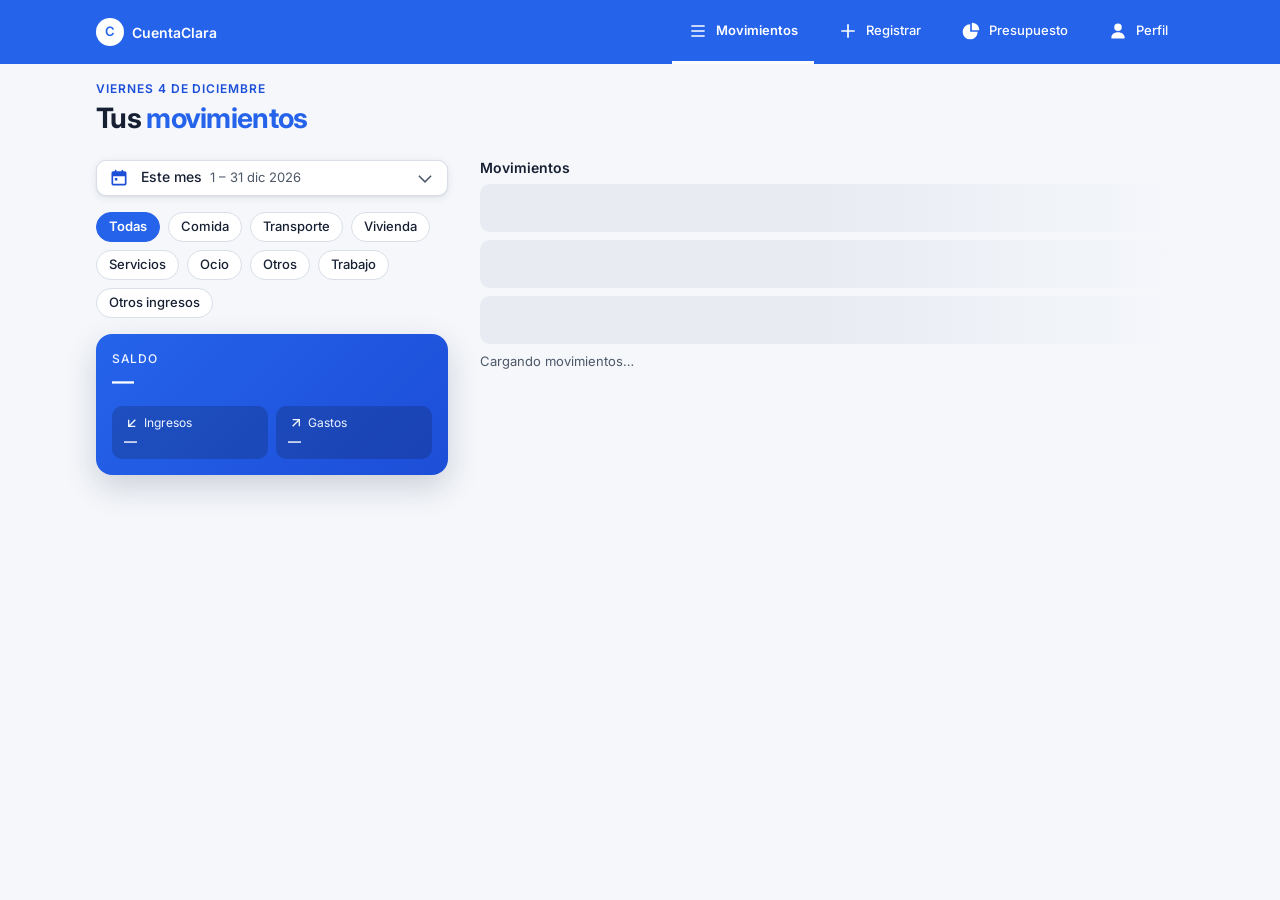
<file: index.html>
<!doctype html>
<html lang="es-PE">
<head>
  <meta charset="utf-8">
  <meta name="viewport" content="width=device-width, initial-scale=1">
  <title>CuentaClara</title>
  <!-- Live Server abre index.html: lleva directo a la pantalla principal -->
  <meta http-equiv="refresh" content="0; url=movimientos.html">
  <link rel="stylesheet" href="styles/tokens.css">
  <link rel="stylesheet" href="styles/components.css">
</head>
<body>
  <main class="container page-body">
    <h1 class="page-header__title">CuentaClara</h1>
    <p><a href="movimientos.html">Ir a tus movimientos</a></p>
  </main>
</body>
</html>
</file>
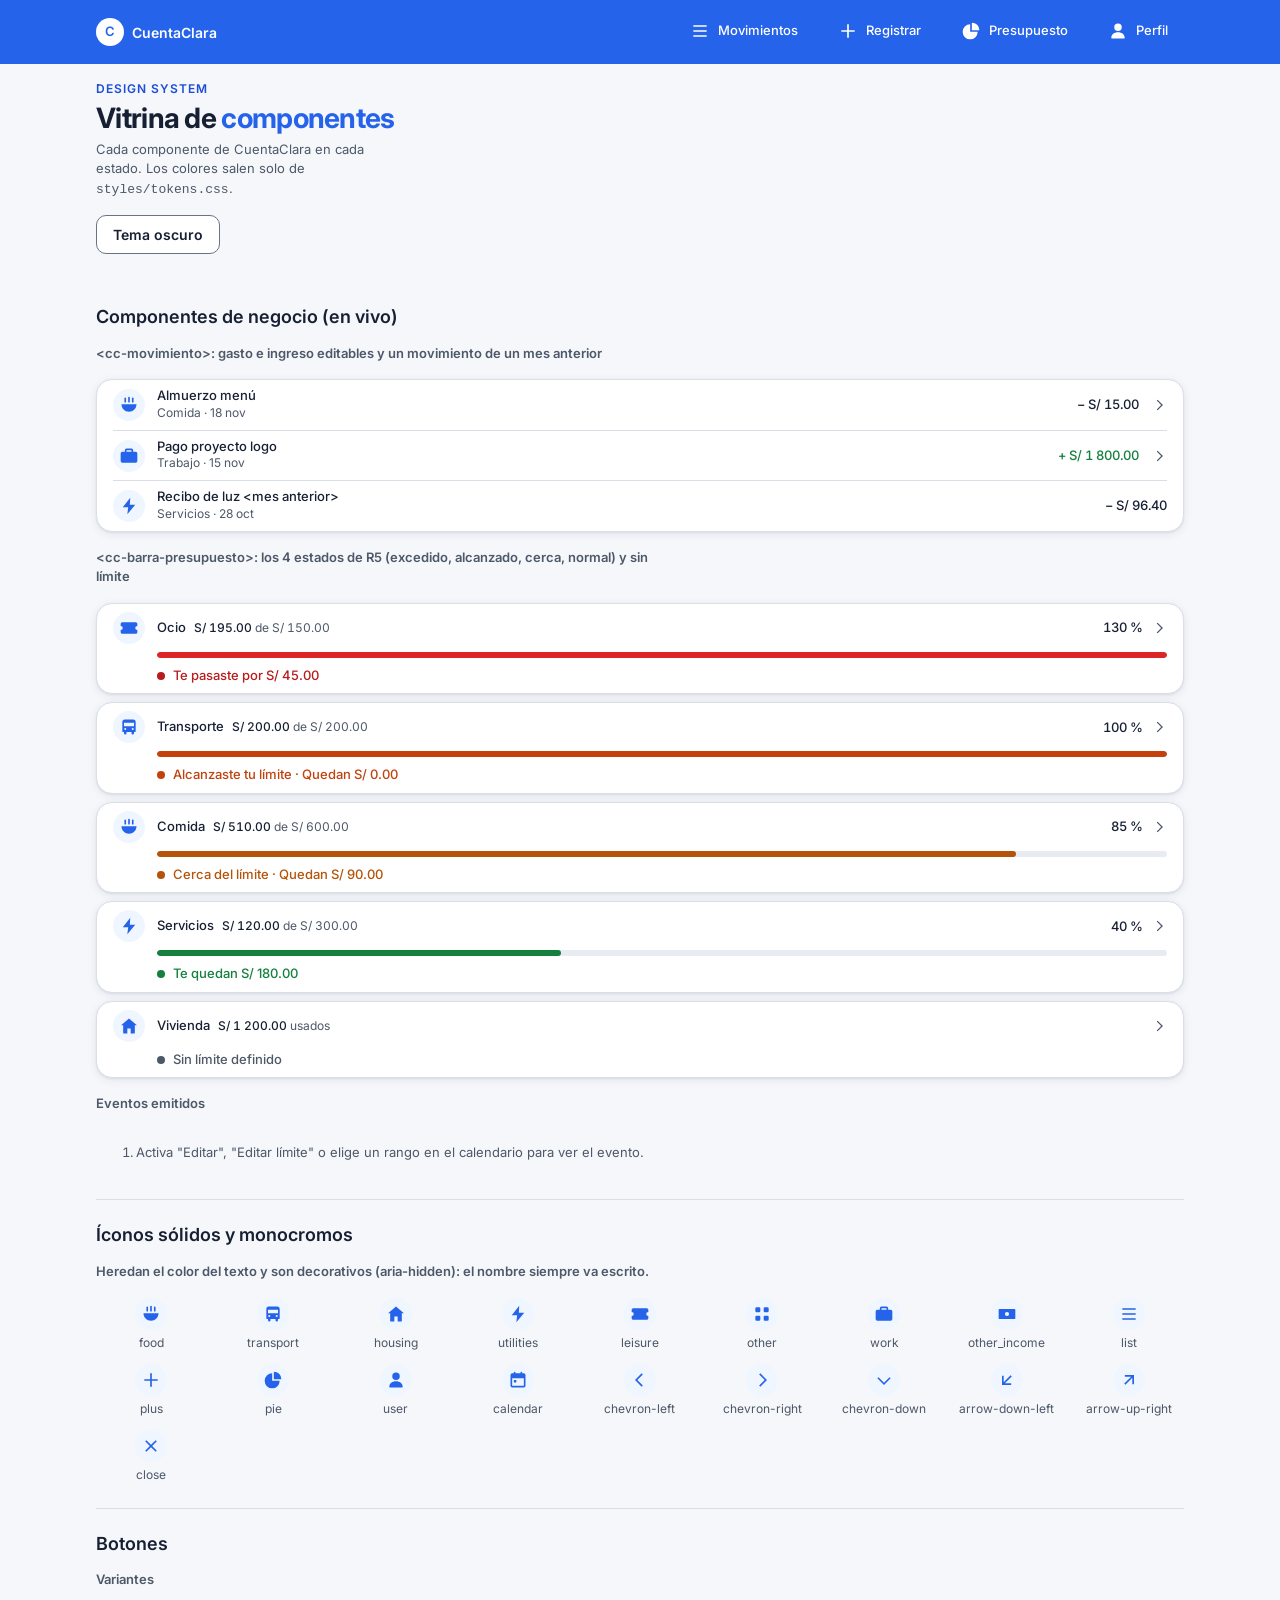
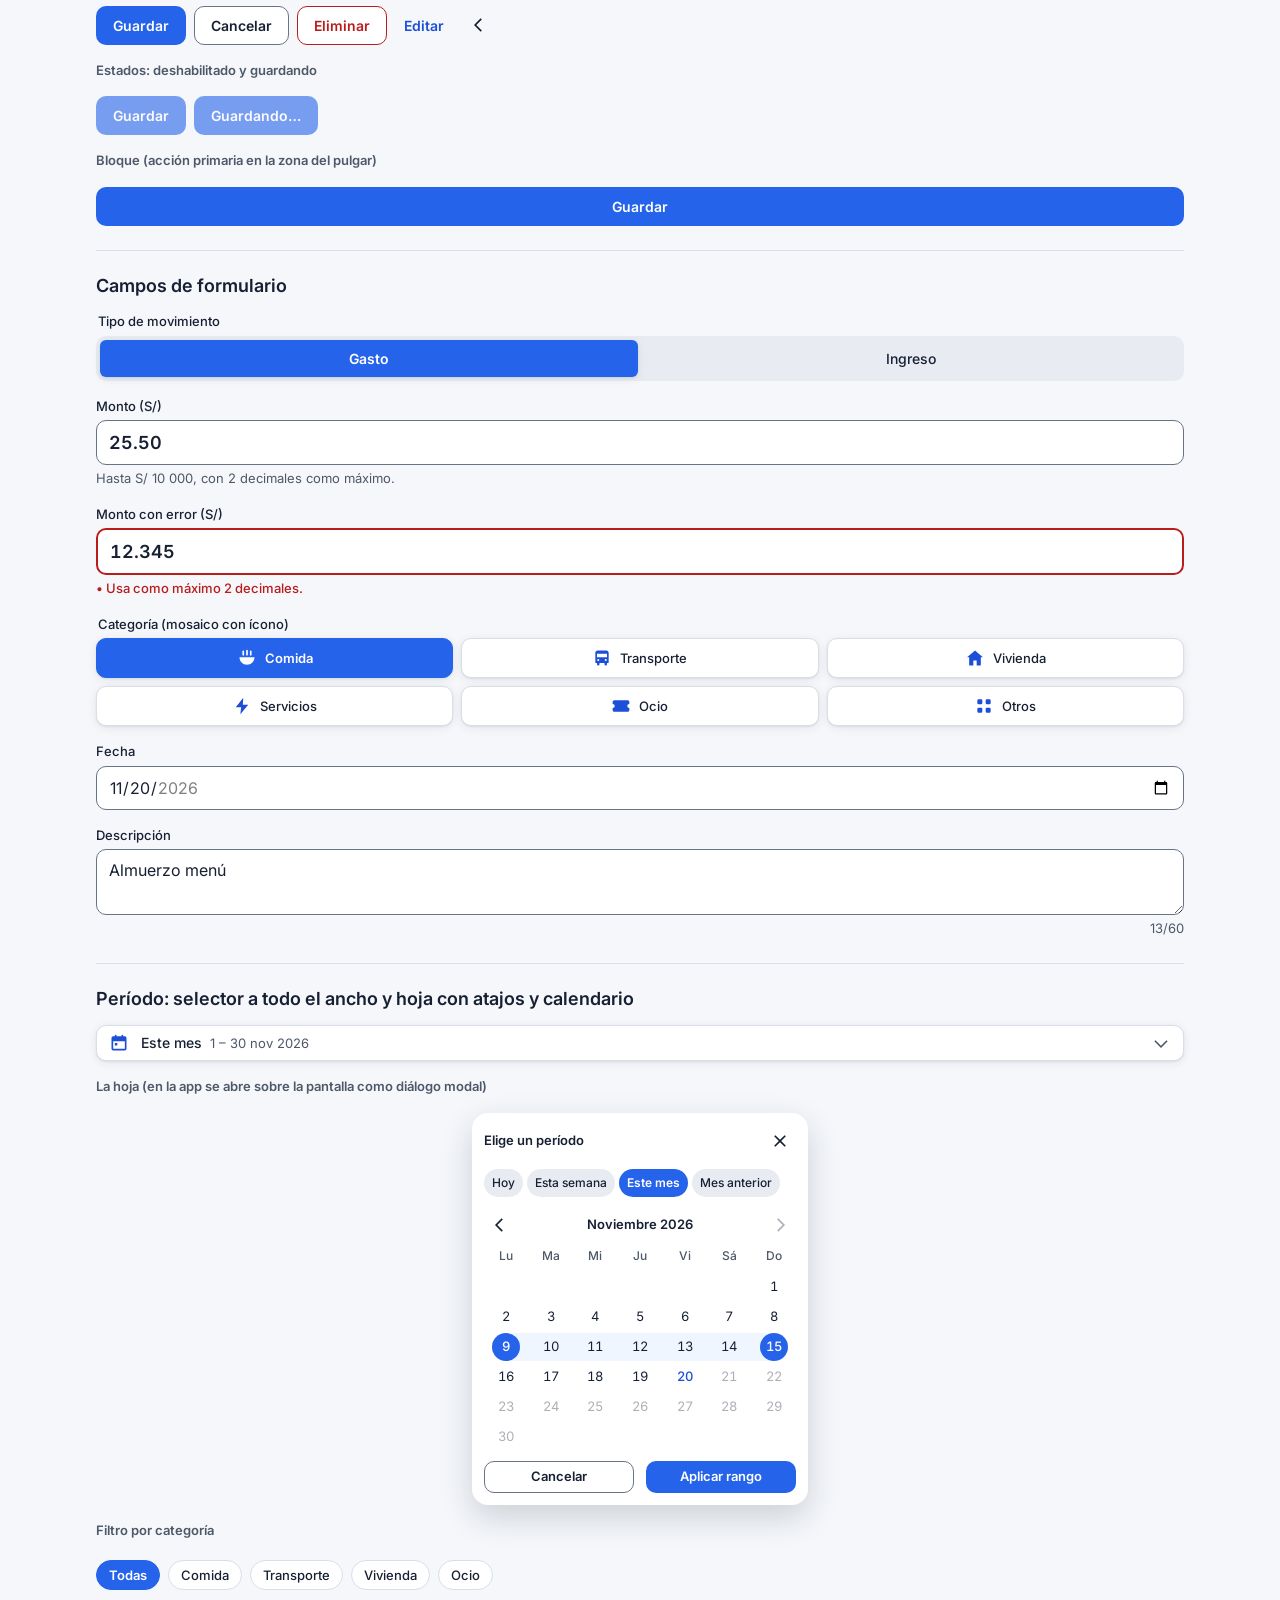
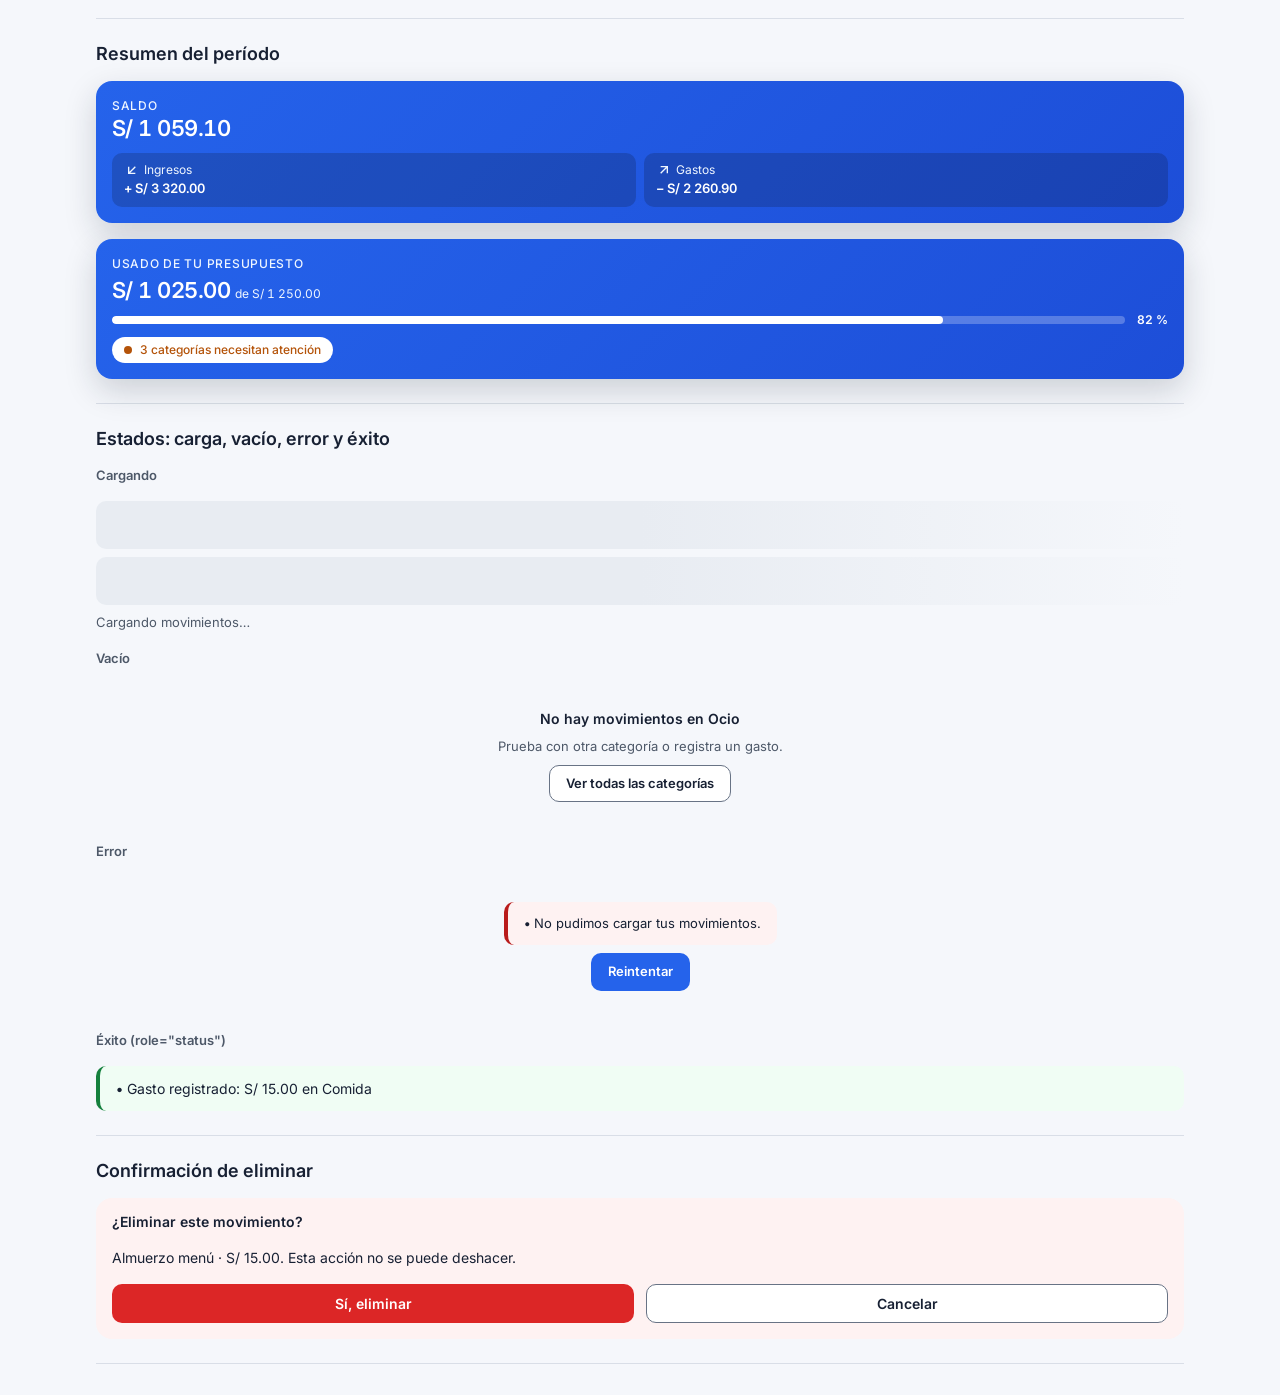
<file: componentes.html>
<!doctype html>
<html lang="es-PE">
<head>
  <meta charset="utf-8">
  <meta name="viewport" content="width=device-width, initial-scale=1">
  <meta name="description" content="Vitrina del design system de CuentaClara: cada componente en cada estado.">
  <title>Vitrina de componentes · CuentaClara</title>
  <!-- Tema guardado, antes de pintar: así no se ve un instante el tema equivocado -->
  <script src="js/api/theme-boot.js"></script>
  <link rel="preconnect" href="https://fonts.googleapis.com">
  <link rel="preconnect" href="https://fonts.gstatic.com" crossorigin>
  <link rel="stylesheet" href="https://fonts.googleapis.com/css2?family=Inter:wght@400;500;600;700&display=swap">
  <link rel="stylesheet" href="styles/tokens.css">
  <link rel="stylesheet" href="styles/components.css">
  <style>
    .showcase-section {
      padding-block: var(--space-6);
      border-bottom: var(--border-width-1) solid var(--color-divider);
    }
    .showcase-section > h2 {
      font-size: var(--font-size-lg);
    }
    .showcase-label {
      font-size: var(--font-size-sm);
      font-weight: var(--font-weight-semibold);
      color: var(--color-text-muted);
    }
    .showcase-icons {
      display: grid;
      grid-template-columns: repeat(auto-fill, minmax(6.5rem, 1fr));
      gap: var(--space-3);
      margin: 0;
      padding: 0;
      list-style: none;
    }
    .showcase-icons li {
      display: flex;
      flex-direction: column;
      align-items: center;
      gap: var(--space-1);
      font-size: var(--font-size-xs);
      color: var(--color-text-muted);
    }
  </style>
</head>
<body>
  <a class="skip-link" href="#contenido">Saltar al contenido</a>

  <!-- Barra de marca: queda fija arriba en toda la página; al hacer scroll muestra el título de la vista -->
  <header class="brand-bar">
    <div class="container brand-bar__inner">
      <a class="brand" href="movimientos.html"><span class="brand__mark" aria-hidden="true">C</span>CuentaClara</a>
      <p class="brand-bar__title" aria-hidden="true"></p>
    </div>
  </header>

  <main id="contenido">
    <!-- Encabezado de la vista: la fecha de hoy y el título; al hacer scroll, el título pasa en pequeño a la barra de marca -->
    <div class="page-header">
      <div class="container page-header__body">
        <p class="page-header__eyebrow">Design system</p>
        <h1 class="page-header__title">Vitrina de <span class="page-header__accent">componentes</span></h1>
        <p class="page-header__lead">Cada componente de CuentaClara en cada estado. Los colores salen solo de <code>styles/tokens.css</code>.</p>
        <div class="cluster" style="margin-top: var(--space-3)">
          <button class="btn btn--secondary" type="button" id="tema" aria-pressed="false">Tema oscuro</button>
        </div>
      </div>
    </div>

    <div class="container page-body">

      <!-- ===== Componentes de negocio en vivo (incluye los 4 estados de R5) ===== -->
      <section class="showcase-section stack" aria-labelledby="t-negocio">
        <h2 id="t-negocio">Componentes de negocio (en vivo)</h2>
        <p class="showcase-label">&lt;cc-movimiento&gt;: gasto e ingreso editables y un movimiento de un mes anterior</p>
        <ul class="list" id="demo-movimientos"></ul>
        <p class="showcase-label">&lt;cc-barra-presupuesto&gt;: los 4 estados de R5 (excedido, alcanzado, cerca, normal) y sin límite</p>
        <div class="budget-list" id="demo-presupuesto"></div>
        <p class="showcase-label">Eventos emitidos</p>
        <!-- El rol log va en el contenedor: en el <ol> anularía la lista y sus <li> quedarían huérfanos -->
        <div class="field__hint" role="log" aria-live="polite"><ol id="demo-eventos"><li>Activa "Editar", "Editar límite" o elige un rango en el calendario para ver el evento.</li></ol></div>
      </section>

      <!-- ===== Íconos ===== -->
      <section class="showcase-section stack" aria-labelledby="t-iconos">
        <h2 id="t-iconos">Íconos sólidos y monocromos</h2>
        <p class="showcase-label">Heredan el color del texto y son decorativos (aria-hidden): el nombre siempre va escrito.</p>
        <ul class="showcase-icons" id="demo-iconos"></ul>
      </section>

      <!-- ===== Botones ===== -->
      <section class="showcase-section stack" aria-labelledby="t-botones">
        <h2 id="t-botones">Botones</h2>
        <p class="showcase-label">Variantes</p>
        <div class="cluster">
          <button class="btn btn--primary" type="button">Guardar</button>
          <button class="btn btn--secondary" type="button">Cancelar</button>
          <button class="btn btn--danger" type="button">Eliminar</button>
          <button class="btn btn--link" type="button">Editar</button>
          <button class="icon-btn" type="button"><!--icon:chevron-left--><svg class="icon" viewBox="0 0 24 24" aria-hidden="true" focusable="false"><path fill-rule="evenodd" d="M15.4 5.4 14 4l-8 8 8 8 1.4-1.4L8.8 12z"/></svg><span class="visually-hidden">Anterior</span></button>
        </div>
        <p class="showcase-label">Estados: deshabilitado y guardando</p>
        <div class="cluster">
          <button class="btn btn--primary" type="button" disabled>Guardar</button>
          <button class="btn btn--primary" type="button" aria-disabled="true" aria-busy="true">Guardando…</button>
        </div>
        <p class="showcase-label">Bloque (acción primaria en la zona del pulgar)</p>
        <button class="btn btn--primary btn--block" type="button">Guardar</button>
      </section>

      <!-- ===== Campos ===== -->
      <section class="showcase-section stack" aria-labelledby="t-campos">
        <h2 id="t-campos">Campos de formulario</h2>

        <fieldset class="fieldset">
          <legend class="fieldset__legend">Tipo de movimiento</legend>
          <div class="segmented">
            <input class="segmented__input" type="radio" name="v-tipo" id="v-gasto" value="expense" checked>
            <label class="segmented__label" for="v-gasto">Gasto</label>
            <input class="segmented__input" type="radio" name="v-tipo" id="v-ingreso" value="income">
            <label class="segmented__label" for="v-ingreso">Ingreso</label>
          </div>
        </fieldset>

        <div class="field">
          <label class="field__label" for="v-monto">Monto (S/)</label>
          <input class="field__control field__control--amount" id="v-monto" type="text" inputmode="decimal" aria-describedby="v-monto-hint" value="25.50">
          <p class="field__hint" id="v-monto-hint">Hasta S/ 10 000, con 2 decimales como máximo.</p>
        </div>

        <div class="field">
          <label class="field__label" for="v-monto-error">Monto con error (S/)</label>
          <input class="field__control field__control--amount" id="v-monto-error" type="text" inputmode="decimal" aria-invalid="true" aria-describedby="v-monto-error-msg" value="12.345">
          <p class="field__error" id="v-monto-error-msg">Usa como máximo 2 decimales.</p>
        </div>

        <fieldset class="fieldset">
          <legend class="fieldset__legend">Categoría (mosaico con ícono)</legend>
          <div class="tile-group">
            <input class="tile__input" type="radio" name="v-cat" id="v-cat-food" checked><label class="tile" for="v-cat-food"><!--icon:food--><svg class="icon" viewBox="0 0 24 24" aria-hidden="true" focusable="false"><path fill-rule="evenodd" d="M3 11h18c0 4.97-4.03 9-9 9s-9-4.03-9-9zM6.5 4a1 1 0 0 1 2 0v4a1 1 0 0 1-2 0zM11 3a1 1 0 0 1 2 0v5a1 1 0 0 1-2 0zM15.5 4a1 1 0 0 1 2 0v4a1 1 0 0 1-2 0z"/></svg><span>Comida</span></label>
            <input class="tile__input" type="radio" name="v-cat" id="v-cat-transport"><label class="tile" for="v-cat-transport"><!--icon:transport--><svg class="icon" viewBox="0 0 24 24" aria-hidden="true" focusable="false"><path fill-rule="evenodd" d="M7 3h10a3 3 0 0 1 3 3v11a1 1 0 0 1-1 1h-1v1.5a1.5 1.5 0 0 1-3 0V18H9v1.5a1.5 1.5 0 0 1-3 0V18H5a1 1 0 0 1-1-1V6a3 3 0 0 1 3-3zM6 7v4h12V7zM7.5 13.3a1.2 1.2 0 1 0 0 2.4 1.2 1.2 0 0 0 0-2.4zM16.5 13.3a1.2 1.2 0 1 0 0 2.4 1.2 1.2 0 0 0 0-2.4z"/></svg><span>Transporte</span></label>
            <input class="tile__input" type="radio" name="v-cat" id="v-cat-housing"><label class="tile" for="v-cat-housing"><!--icon:housing--><svg class="icon" viewBox="0 0 24 24" aria-hidden="true" focusable="false"><path fill-rule="evenodd" d="M12 3 2.5 11H5v9a1 1 0 0 0 1 1h4v-6h4v6h4a1 1 0 0 0 1-1v-9h2.5z"/></svg><span>Vivienda</span></label>
            <input class="tile__input" type="radio" name="v-cat" id="v-cat-utilities"><label class="tile" for="v-cat-utilities"><!--icon:utilities--><svg class="icon" viewBox="0 0 24 24" aria-hidden="true" focusable="false"><path fill-rule="evenodd" d="M13.5 2 4.5 13.5H11L10 22l9.5-11.5H13z"/></svg><span>Servicios</span></label>
            <input class="tile__input" type="radio" name="v-cat" id="v-cat-leisure"><label class="tile" for="v-cat-leisure"><!--icon:leisure--><svg class="icon" viewBox="0 0 24 24" aria-hidden="true" focusable="false"><path fill-rule="evenodd" d="M4 5h16a2 2 0 0 1 2 2v2.5a2.5 2.5 0 0 0 0 5V17a2 2 0 0 1-2 2H4a2 2 0 0 1-2-2v-2.5a2.5 2.5 0 0 0 0-5V7a2 2 0 0 1 2-2z"/></svg><span>Ocio</span></label>
            <input class="tile__input" type="radio" name="v-cat" id="v-cat-other"><label class="tile" for="v-cat-other"><!--icon:other--><svg class="icon" viewBox="0 0 24 24" aria-hidden="true" focusable="false"><path fill-rule="evenodd" d="M5.5 4h3A1.5 1.5 0 0 1 10 5.5v3A1.5 1.5 0 0 1 8.5 10h-3A1.5 1.5 0 0 1 4 8.5v-3A1.5 1.5 0 0 1 5.5 4zM15.5 4h3A1.5 1.5 0 0 1 20 5.5v3a1.5 1.5 0 0 1-1.5 1.5h-3A1.5 1.5 0 0 1 14 8.5v-3A1.5 1.5 0 0 1 15.5 4zM5.5 14h3a1.5 1.5 0 0 1 1.5 1.5v3A1.5 1.5 0 0 1 8.5 20h-3A1.5 1.5 0 0 1 4 18.5v-3A1.5 1.5 0 0 1 5.5 14zM15.5 14h3a1.5 1.5 0 0 1 1.5 1.5v3a1.5 1.5 0 0 1-1.5 1.5h-3a1.5 1.5 0 0 1-1.5-1.5v-3a1.5 1.5 0 0 1 1.5-1.5z"/></svg><span>Otros</span></label>
          </div>
        </fieldset>

        <div class="field">
          <label class="field__label" for="v-fecha">Fecha</label>
          <input class="field__control" id="v-fecha" type="date" value="2026-11-20" min="2026-09-21" max="2026-11-20">
        </div>

        <div class="field">
          <label class="field__label" for="v-descripcion">Descripción</label>
          <textarea class="field__control" id="v-descripcion" maxlength="60" aria-describedby="v-descripcion-contador">Almuerzo menú</textarea>
          <p class="field__counter" id="v-descripcion-contador">13/60</p>
        </div>
      </section>

      <!-- ===== Período ===== -->
      <section class="showcase-section stack" aria-labelledby="t-periodo">
        <h2 id="t-periodo">Período: selector a todo el ancho y hoja con atajos y calendario</h2>

        <button class="period-trigger" type="button">
            <!--icon:calendar--><svg class="icon" viewBox="0 0 24 24" aria-hidden="true" focusable="false"><path fill-rule="evenodd" d="M8 2a1 1 0 0 1 1 1v1h6V3a1 1 0 1 1 2 0v1h2a2 2 0 0 1 2 2v13a2 2 0 0 1-2 2H5a2 2 0 0 1-2-2V6a2 2 0 0 1 2-2h2V3a1 1 0 0 1 1-1zM5 10v9h14v-9zM7 12h3v3H7z"/></svg>
            <span class="period-trigger__text">
              <span class="period-trigger__value">Este mes</span>
              <span class="period-trigger__range">1 – 30 nov 2026</span>
            </span>
            <!--icon:chevron-down--><svg class="icon" viewBox="0 0 24 24" aria-hidden="true" focusable="false"><path fill-rule="evenodd" d="M5.4 8.6 4 10l8 8 8-8-1.4-1.4-6.6 6.6z"/></svg>
        </button>

        <p class="showcase-label">La hoja (en la app se abre sobre la pantalla como diálogo modal)</p>
        <div class="sheet sheet--inline">
          <div class="sheet__inner">
            <div class="sheet__header">
              <h3 class="sheet__title">Elige un período</h3>
              <button class="icon-btn" type="button"><!--icon:close--><svg class="icon" viewBox="0 0 24 24" aria-hidden="true" focusable="false"><path fill-rule="evenodd" d="M6.4 5 5 6.4 10.6 12 5 17.6 6.4 19l5.6-5.6 5.6 5.6 1.4-1.4-5.6-5.6L19 6.4 17.6 5 12 10.6z"/></svg><span class="visually-hidden">Cerrar</span></button>
            </div>
            <div class="option-group" role="group" aria-label="Atajos de período">
              <button class="option" type="button" aria-pressed="false">Hoy</button>
              <button class="option" type="button" aria-pressed="false">Esta semana</button>
              <button class="option" type="button" aria-pressed="true">Este mes</button>
              <button class="option" type="button" aria-pressed="false">Mes anterior</button>
            </div>
            <cc-calendario-rango id="demo-calendario"></cc-calendario-rango>
            <div class="sheet__footer">
              <button class="btn btn--secondary" type="button">Cancelar</button>
              <button class="btn btn--primary" type="button">Aplicar rango</button>
            </div>
          </div>
        </div>

        <p class="showcase-label">Filtro por categoría</p>
        <div class="chip-group" role="group" aria-label="Filtrar por categoría (ejemplo)">
          <button class="chip" type="button" aria-pressed="true">Todas</button>
          <button class="chip" type="button" aria-pressed="false">Comida</button>
          <button class="chip" type="button" aria-pressed="false">Transporte</button>
          <button class="chip" type="button" aria-pressed="false">Vivienda</button>
          <button class="chip" type="button" aria-pressed="false">Ocio</button>
        </div>
      </section>

      <!-- ===== Resumen ===== -->
      <section class="showcase-section stack" aria-labelledby="t-resumen">
        <h2 id="t-resumen">Resumen del período</h2>
        <dl class="hero-summary">
          <div class="hero-summary__main"><dt class="hero-summary__label">Saldo</dt><dd class="hero-summary__value">S/ 1 059.10</dd></div>
          <div class="hero-summary__stat"><dt class="hero-summary__stat-label"><!--icon:arrow-down-left--><svg class="icon" viewBox="0 0 24 24" aria-hidden="true" focusable="false"><path fill-rule="evenodd" d="M17 18H6V7h2v7.6l8.3-8.3 1.4 1.4L9.4 16H17z"/></svg>Ingresos</dt><dd class="hero-summary__stat-value">+ S/ 3 320.00</dd></div>
          <div class="hero-summary__stat"><dt class="hero-summary__stat-label"><!--icon:arrow-up-right--><svg class="icon" viewBox="0 0 24 24" aria-hidden="true" focusable="false"><path fill-rule="evenodd" d="M7 6h11v11h-2V9.4l-8.3 8.3-1.4-1.4L14.6 8H7z"/></svg>Gastos</dt><dd class="hero-summary__stat-value">− S/ 2 260.90</dd></div>
        </dl>
        <section class="hero-summary hero-summary--single" aria-label="Resumen del mes (ejemplo)">
          <p class="hero-summary__label">Usado de tu presupuesto</p>
          <p class="hero-summary__value">S/ 1 025.00 <span class="hero-summary__of">de S/ 1 250.00</span></p>
          <div class="hero-summary__progress">
            <div class="hero-summary__bar" aria-hidden="true"><span class="hero-summary__fill" style="--hero-value: 82%"></span></div>
            <span class="hero-summary__percent">82 %</span>
          </div>
          <p class="hero-summary__badge">3 categorías necesitan atención</p>
        </section>
      </section>

      <!-- ===== Estados de vista ===== -->
      <section class="showcase-section stack" aria-labelledby="t-estados">
        <h2 id="t-estados">Estados: carga, vacío, error y éxito</h2>

        <p class="showcase-label">Cargando</p>
        <div aria-busy="true">
          <span class="skeleton" aria-hidden="true"></span>
          <span class="skeleton" aria-hidden="true"></span>
          <p class="field__hint">Cargando movimientos…</p>
        </div>

        <p class="showcase-label">Vacío</p>
        <div class="state">
          <p class="state__title">No hay movimientos en Ocio</p>
          <p>Prueba con otra categoría o registra un gasto.</p>
          <button class="btn btn--secondary" type="button">Ver todas las categorías</button>
        </div>

        <p class="showcase-label">Error</p>
        <div class="state">
          <p class="alert alert--error">No pudimos cargar tus movimientos.</p>
          <button class="btn btn--primary" type="button">Reintentar</button>
        </div>

        <p class="showcase-label">Éxito (role="status")</p>
        <div class="alert alert--success" role="status">Gasto registrado: S/ 15.00 en Comida</div>
      </section>

      <!-- ===== Confirmación en la página ===== -->
      <section class="showcase-section stack" aria-labelledby="t-confirmar">
        <h2 id="t-confirmar">Confirmación de eliminar</h2>
        <div class="confirm stack" role="group" aria-labelledby="v-confirm-title">
          <h3 class="confirm__title" id="v-confirm-title" tabindex="-1">¿Eliminar este movimiento?</h3>
          <p>Almuerzo menú · S/ 15.00. Esta acción no se puede deshacer.</p>
          <div class="form-actions">
            <button class="btn btn--danger-solid" type="button">Sí, eliminar</button>
            <button class="btn btn--secondary" type="button">Cancelar</button>
          </div>
        </div>
      </section>
    </div>
  </main>

  <nav class="bottom-nav" aria-label="Principal">
    <ul class="bottom-nav__list">
      <li><a class="bottom-nav__link" href="movimientos.html"><!--icon:list--><svg class="icon" viewBox="0 0 24 24" aria-hidden="true" focusable="false"><path fill-rule="evenodd" d="M4 5h16v2H4zM4 11h16v2H4zM4 17h16v2H4z"/></svg>Movimientos</a></li>
      <li><a class="bottom-nav__link" href="registrar.html"><!--icon:plus--><svg class="icon" viewBox="0 0 24 24" aria-hidden="true" focusable="false"><path fill-rule="evenodd" d="M11 4h2v7h7v2h-7v7h-2v-7H4v-2h7z"/></svg>Registrar</a></li>
      <li><a class="bottom-nav__link" href="presupuesto.html"><!--icon:pie--><svg class="icon" viewBox="0 0 24 24" aria-hidden="true" focusable="false"><path fill-rule="evenodd" d="M11 4a9 9 0 1 0 9 9h-9zM13 2v9h9a9 9 0 0 0-9-9z"/></svg>Presupuesto</a></li>
      <li><a class="bottom-nav__link" href="perfil.html"><!--icon:user--><svg class="icon" viewBox="0 0 24 24" aria-hidden="true" focusable="false"><path fill-rule="evenodd" d="M12 3a4.5 4.5 0 1 1 0 9 4.5 4.5 0 0 1 0-9zM4 20c0-3.87 3.58-6.5 8-6.5s8 2.63 8 6.5a1 1 0 0 1-1 1H5a1 1 0 0 1-1-1z"/></svg>Perfil</a></li>
    </ul>
  </nav>

  <script type="module" src="js/screens/componentes.js"></script>
</body>
</html>
</file>
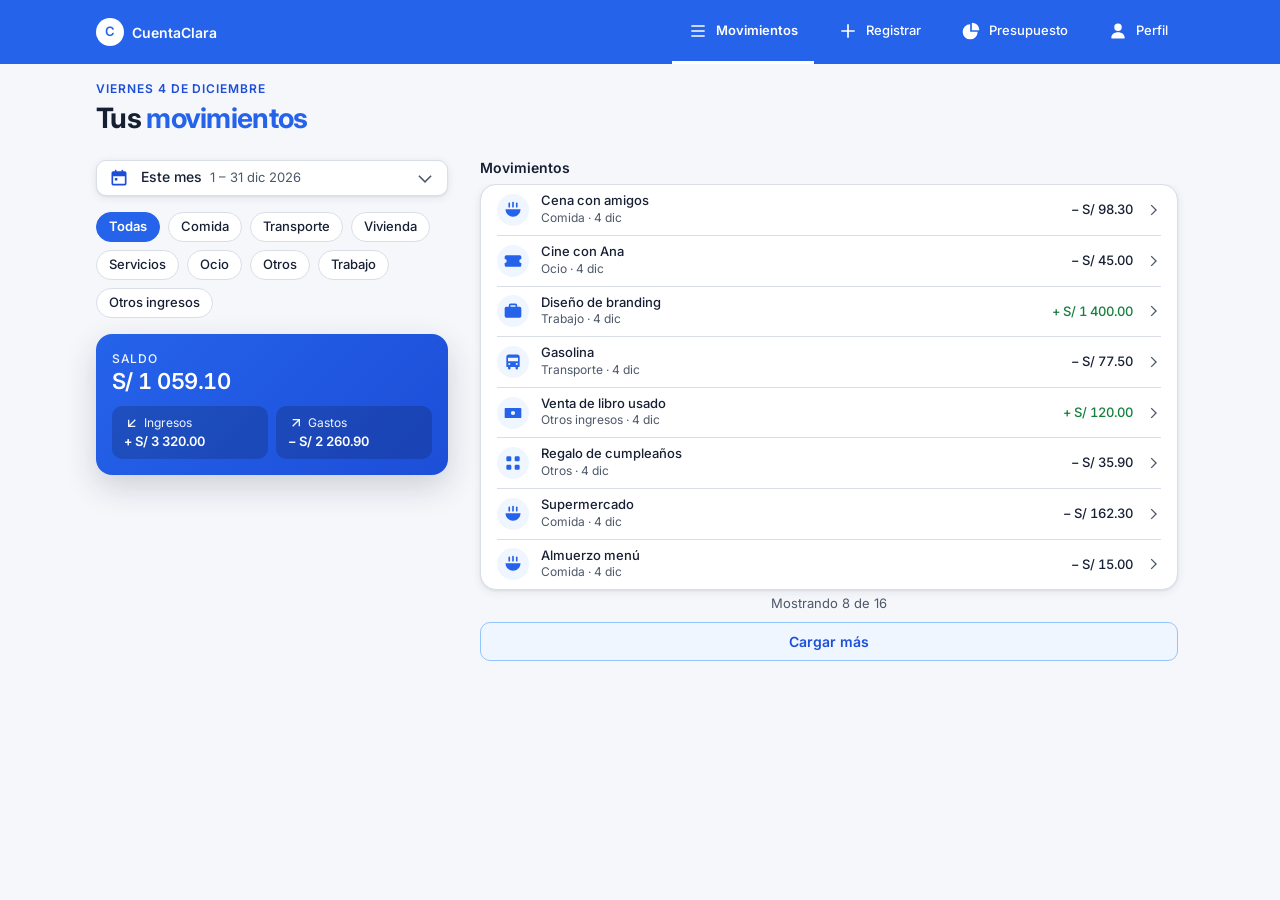
<file: movimientos.html>
<!doctype html>
<html lang="es-PE">
<head>
  <meta charset="utf-8">
  <meta name="viewport" content="width=device-width, initial-scale=1">
  <meta name="description" content="Tus gastos e ingresos del período, con filtro por categoría y total.">
  <title>Movimientos · CuentaClara</title>
  <!-- Tema guardado, antes de pintar: así no se ve un instante el tema equivocado -->
  <script src="js/api/theme-boot.js"></script>
  <link rel="preconnect" href="https://fonts.googleapis.com">
  <link rel="preconnect" href="https://fonts.gstatic.com" crossorigin>
  <link rel="stylesheet" href="https://fonts.googleapis.com/css2?family=Inter:wght@400;500;600;700&display=swap">
  <link rel="stylesheet" href="styles/tokens.css">
  <link rel="stylesheet" href="styles/components.css">
</head>
<body>
  <a class="skip-link" href="#contenido">Saltar al contenido</a>

  <!-- Barra de marca: queda fija arriba en toda la página; al hacer scroll muestra el título de la vista -->
  <header class="brand-bar">
    <div class="container brand-bar__inner">
      <a class="brand" href="movimientos.html"><span class="brand__mark" aria-hidden="true">C</span>CuentaClara</a>
      <p class="brand-bar__title" aria-hidden="true"></p>
    </div>
  </header>

  <main id="contenido">
    <!-- Encabezado de la vista: la fecha de hoy y el título; al hacer scroll, el título pasa en pequeño a la barra de marca -->
    <div class="page-header">
      <div class="container page-header__body">
        <p class="page-header__eyebrow" data-today>&nbsp;</p>
        <h1 class="page-header__title">Tus <span class="page-header__accent">movimientos</span></h1>
      </div>
    </div>

    <div class="container page-body stack stack--compact layout">
      <!-- Aviso al volver de editar o eliminar (HU02-7) -->
      <div id="flash" class="notice-slot"></div>

      <!-- Panel: en el celular sus partes van en el flujo y los controles quedan fijos arriba;
           en laptop es una columna fija a la izquierda, con los controles y el resumen -->
      <div class="layout__panel">
        <!-- Período y filtros: quedan fijos al hacer scroll -->
        <div class="sticky-bar">
          <div class="sticky-bar__inner">
            <!-- [HU01-12] Selector de período a todo el ancho: abre la hoja con atajos y calendario -->
            <button class="period-trigger" type="button" id="period-trigger" aria-haspopup="dialog" aria-expanded="false" aria-controls="period-sheet">
              <!--icon:calendar--><svg class="icon" viewBox="0 0 24 24" aria-hidden="true" focusable="false"><path fill-rule="evenodd" d="M8 2a1 1 0 0 1 1 1v1h6V3a1 1 0 1 1 2 0v1h2a2 2 0 0 1 2 2v13a2 2 0 0 1-2 2H5a2 2 0 0 1-2-2V6a2 2 0 0 1 2-2h2V3a1 1 0 0 1 1-1zM5 10v9h14v-9zM7 12h3v3H7z"/></svg>
              <span class="period-trigger__text">
                <span class="period-trigger__value" id="period-value">Este mes</span>
                <span class="period-trigger__range" id="period-range">&nbsp;</span>
              </span>
              <!--icon:chevron-down--><svg class="icon" viewBox="0 0 24 24" aria-hidden="true" focusable="false"><path fill-rule="evenodd" d="M5.4 8.6 4 10l8 8 8-8-1.4-1.4-6.6 6.6z"/></svg>
            </button>

            <!-- [HU01-3] Filtro por categoría -->
            <div class="chip-group" id="category-chips" role="group" aria-label="Filtrar por categoría"></div>
          </div>
        </div>

        <!-- [HU01-5] Totales de lo filtrado en la tarjeta destacada: el saldo en grande; debajo, ingresos y gastos -->
        <dl class="hero-summary" id="summary" aria-label="Resumen del período">
          <div class="hero-summary__main"><dt class="hero-summary__label">Saldo</dt><dd class="hero-summary__value" id="total-balance">—</dd></div>
          <div class="hero-summary__stat"><dt class="hero-summary__stat-label"><!--icon:arrow-down-left--><svg class="icon" viewBox="0 0 24 24" aria-hidden="true" focusable="false"><path fill-rule="evenodd" d="M17 18H6V7h2v7.6l8.3-8.3 1.4 1.4L9.4 16H17z"/></svg>Ingresos</dt><dd class="hero-summary__stat-value" id="total-income">—</dd></div>
          <div class="hero-summary__stat"><dt class="hero-summary__stat-label"><!--icon:arrow-up-right--><svg class="icon" viewBox="0 0 24 24" aria-hidden="true" focusable="false"><path fill-rule="evenodd" d="M7 6h11v11h-2V9.4l-8.3 8.3-1.4-1.4L14.6 8H7z"/></svg>Gastos</dt><dd class="hero-summary__stat-value" id="total-expenses">—</dd></div>
        </dl>
      </div>

      <p class="visually-hidden" id="announcer" role="status" aria-live="polite"></p>

      <section class="stack stack--sm layout__main" aria-labelledby="list-title">
        <h2 class="list-title" id="list-title" tabindex="-1">Movimientos</h2>
        <!-- [HU01-7..9] Lista (con "Cargar más") y estados de carga, vacío y error -->
        <div class="layout__scroll" id="list-region" aria-busy="true"></div>
      </section>

      <!-- [HU01-12] [HU01-13] Hoja sobre la pantalla: atajos, calendario y rango -->
      <dialog class="sheet" id="period-sheet" aria-labelledby="period-sheet-title">
        <div class="sheet__inner">
          <div class="sheet__header">
            <h2 class="sheet__title" id="period-sheet-title">Elige un período</h2>
            <button class="icon-btn" type="button" data-close><!--icon:close--><svg class="icon" viewBox="0 0 24 24" aria-hidden="true" focusable="false"><path fill-rule="evenodd" d="M6.4 5 5 6.4 10.6 12 5 17.6 6.4 19l5.6-5.6 5.6 5.6 1.4-1.4-5.6-5.6L19 6.4 17.6 5 12 10.6z"/></svg><span class="visually-hidden">Cerrar</span></button>
          </div>
          <div class="option-group" role="group" aria-label="Atajos de período">
            <button class="option" type="button" data-shortcut="TODAY" aria-pressed="false">Hoy</button>
            <button class="option" type="button" data-shortcut="WEEK" aria-pressed="false">Esta semana</button>
            <button class="option" type="button" data-shortcut="MONTH" aria-pressed="false">Este mes</button>
            <button class="option" type="button" data-shortcut="PREV_MONTH" aria-pressed="false">Mes anterior</button>
          </div>
          <form class="stack stack--compact" id="range-form" novalidate aria-label="Rango personalizado">
            <cc-calendario-rango id="range-calendar"></cc-calendario-rango>
            <div class="period-range">
              <div class="field">
                <label class="field__label" for="range-from">Desde</label>
                <input class="field__control" type="date" id="range-from" name="from" aria-describedby="range-from-error">
                <p class="field__error" id="range-from-error"></p>
              </div>
              <div class="field">
                <label class="field__label" for="range-to">Hasta</label>
                <input class="field__control" type="date" id="range-to" name="to" aria-describedby="range-to-error">
                <p class="field__error" id="range-to-error"></p>
              </div>
            </div>
            <div class="sheet__footer">
              <button class="btn btn--secondary" type="button" data-close>Cancelar</button>
              <button class="btn btn--primary" type="submit">Aplicar rango</button>
            </div>
          </form>
        </div>
      </dialog>
    </div>
  </main>

  <nav class="bottom-nav" aria-label="Principal">
    <ul class="bottom-nav__list">
      <li><a class="bottom-nav__link" href="movimientos.html" aria-current="page"><!--icon:list--><svg class="icon" viewBox="0 0 24 24" aria-hidden="true" focusable="false"><path fill-rule="evenodd" d="M4 5h16v2H4zM4 11h16v2H4zM4 17h16v2H4z"/></svg>Movimientos</a></li>
      <li><a class="bottom-nav__link" href="registrar.html"><!--icon:plus--><svg class="icon" viewBox="0 0 24 24" aria-hidden="true" focusable="false"><path fill-rule="evenodd" d="M11 4h2v7h7v2h-7v7h-2v-7H4v-2h7z"/></svg>Registrar</a></li>
      <li><a class="bottom-nav__link" href="presupuesto.html"><!--icon:pie--><svg class="icon" viewBox="0 0 24 24" aria-hidden="true" focusable="false"><path fill-rule="evenodd" d="M11 4a9 9 0 1 0 9 9h-9zM13 2v9h9a9 9 0 0 0-9-9z"/></svg>Presupuesto</a></li>
      <li><a class="bottom-nav__link" href="perfil.html"><!--icon:user--><svg class="icon" viewBox="0 0 24 24" aria-hidden="true" focusable="false"><path fill-rule="evenodd" d="M12 3a4.5 4.5 0 1 1 0 9 4.5 4.5 0 0 1 0-9zM4 20c0-3.87 3.58-6.5 8-6.5s8 2.63 8 6.5a1 1 0 0 1-1 1H5a1 1 0 0 1-1-1z"/></svg>Perfil</a></li>
    </ul>
  </nav>

  <script type="module">
    import { mountTransactions } from './js/screens/movimientos.js';
    mountTransactions();
  </script>
</body>
</html>
</file>
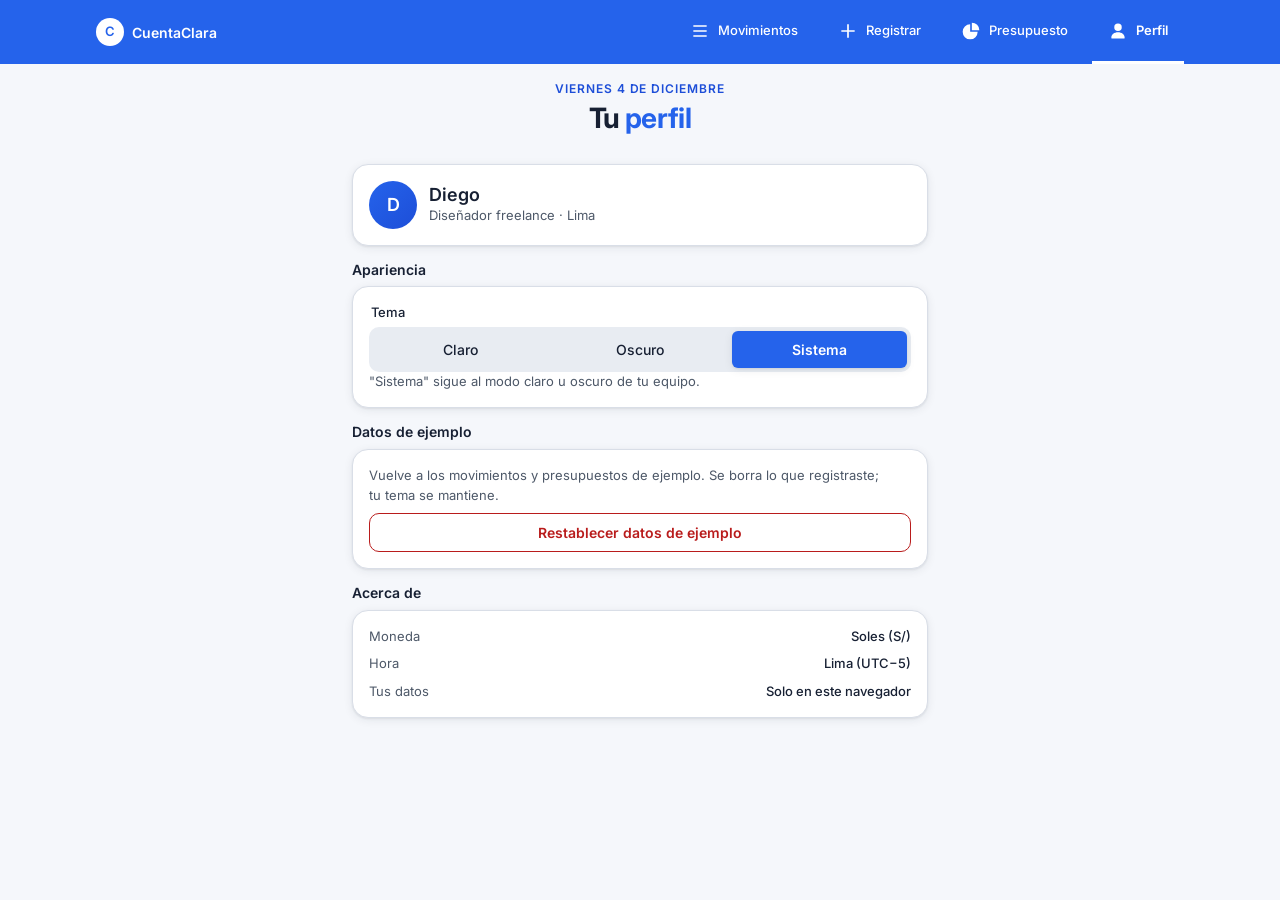
<file: perfil.html>
<!doctype html>
<html lang="es-PE">
<head>
  <meta charset="utf-8">
  <meta name="viewport" content="width=device-width, initial-scale=1">
  <meta name="description" content="Tus datos y la configuración de CuentaClara: el tema y los datos de ejemplo.">
  <title>Perfil · CuentaClara</title>
  <!-- Tema guardado, antes de pintar: así no se ve un instante el tema equivocado -->
  <script src="js/api/theme-boot.js"></script>
  <link rel="preconnect" href="https://fonts.googleapis.com">
  <link rel="preconnect" href="https://fonts.gstatic.com" crossorigin>
  <link rel="stylesheet" href="https://fonts.googleapis.com/css2?family=Inter:wght@400;500;600;700&display=swap">
  <link rel="stylesheet" href="styles/tokens.css">
  <link rel="stylesheet" href="styles/components.css">
</head>
<body>
  <a class="skip-link" href="#contenido">Saltar al contenido</a>

  <!-- Barra de marca: queda fija arriba en toda la página; al hacer scroll muestra el título de la vista -->
  <header class="brand-bar">
    <div class="container brand-bar__inner">
      <a class="brand" href="movimientos.html"><span class="brand__mark" aria-hidden="true">C</span>CuentaClara</a>
      <p class="brand-bar__title" aria-hidden="true"></p>
    </div>
  </header>

  <main id="contenido">
    <!-- Encabezado de la vista: la fecha de hoy y el título; al hacer scroll, el título pasa en pequeño a la barra de marca -->
    <div class="page-header page-header--center">
      <div class="container container--narrow page-header__body">
        <p class="page-header__eyebrow" data-today>&nbsp;</p>
        <h1 class="page-header__title">Tu <span class="page-header__accent">perfil</span></h1>
      </div>
    </div>

    <div class="container container--narrow page-body stack">
      <!-- Anuncios para lector de pantalla (región viva fija desde la carga) -->
      <p class="visually-hidden" id="announcer" role="status" aria-live="polite"></p>

      <!-- [HU04-1] Quién usa la app -->
      <section class="card profile-card" aria-labelledby="profile-name">
        <span class="profile-card__avatar" aria-hidden="true">D</span>
        <div class="profile-card__text">
          <h2 class="profile-card__name" id="profile-name">Diego</h2>
          <p class="profile-card__meta">Diseñador freelance · Lima</p>
        </div>
      </section>

      <!-- [HU04-2] Tema: Claro · Oscuro · Sistema, con radios nativos -->
      <section class="stack stack--sm" aria-labelledby="appearance-title">
        <h2 class="list-title" id="appearance-title">Apariencia</h2>
        <div class="card">
          <fieldset class="fieldset" id="theme-group" aria-describedby="theme-hint">
            <legend class="fieldset__legend">Tema</legend>
            <div class="segmented">
              <input class="segmented__input" type="radio" name="theme" id="theme-light" value="light">
              <label class="segmented__label" for="theme-light">Claro</label>
              <input class="segmented__input" type="radio" name="theme" id="theme-dark" value="dark">
              <label class="segmented__label" for="theme-dark">Oscuro</label>
              <input class="segmented__input" type="radio" name="theme" id="theme-system" value="system" checked>
              <label class="segmented__label" for="theme-system">Sistema</label>
            </div>
            <p class="field__hint" id="theme-hint">"Sistema" sigue al modo claro u oscuro de tu equipo.</p>
          </fieldset>
        </div>
      </section>

      <!-- [HU04-3] Restablecer los datos de ejemplo, con confirmación en la página -->
      <section class="stack stack--sm" aria-labelledby="demo-title">
        <h2 class="list-title" id="demo-title">Datos de ejemplo</h2>
        <div class="card stack stack--sm">
          <p class="card__text">Vuelve a los movimientos y presupuestos de ejemplo. Se borra lo que registraste; tu tema se mantiene.</p>
          <div id="reset-notice" class="notice-slot"></div>
          <button class="btn btn--danger btn--block" type="button" id="reset-button" aria-controls="reset-confirm" aria-expanded="false">Restablecer datos de ejemplo</button>
          <div class="confirm stack" id="reset-confirm" role="group" aria-labelledby="reset-confirm-title" hidden>
            <h3 class="confirm__title" id="reset-confirm-title" tabindex="-1">¿Restablecer los datos de ejemplo?</h3>
            <p>Se borran tus movimientos y presupuestos, y vuelven los de ejemplo. Esta acción no se puede deshacer.</p>
            <div class="form-actions">
              <button class="btn btn--danger-solid" type="button" id="reset-yes">Sí, restablecer</button>
              <button class="btn btn--secondary" type="button" id="reset-no">Cancelar</button>
            </div>
          </div>
        </div>
      </section>

      <!-- [HU04-4] Cómo trabaja la app con tus datos -->
      <section class="stack stack--sm" aria-labelledby="about-title">
        <h2 class="list-title" id="about-title">Acerca de</h2>
        <dl class="card about-list">
          <div class="about-list__row"><dt>Moneda</dt><dd>Soles (S/)</dd></div>
          <div class="about-list__row"><dt>Hora</dt><dd>Lima (UTC−5)</dd></div>
          <div class="about-list__row"><dt>Tus datos</dt><dd>Solo en este navegador</dd></div>
        </dl>
      </section>
    </div>
  </main>

  <nav class="bottom-nav" aria-label="Principal">
    <ul class="bottom-nav__list">
      <li><a class="bottom-nav__link" href="movimientos.html"><!--icon:list--><svg class="icon" viewBox="0 0 24 24" aria-hidden="true" focusable="false"><path fill-rule="evenodd" d="M4 5h16v2H4zM4 11h16v2H4zM4 17h16v2H4z"/></svg>Movimientos</a></li>
      <li><a class="bottom-nav__link" href="registrar.html"><!--icon:plus--><svg class="icon" viewBox="0 0 24 24" aria-hidden="true" focusable="false"><path fill-rule="evenodd" d="M11 4h2v7h7v2h-7v7h-2v-7H4v-2h7z"/></svg>Registrar</a></li>
      <li><a class="bottom-nav__link" href="presupuesto.html"><!--icon:pie--><svg class="icon" viewBox="0 0 24 24" aria-hidden="true" focusable="false"><path fill-rule="evenodd" d="M11 4a9 9 0 1 0 9 9h-9zM13 2v9h9a9 9 0 0 0-9-9z"/></svg>Presupuesto</a></li>
      <li><a class="bottom-nav__link" href="perfil.html" aria-current="page"><!--icon:user--><svg class="icon" viewBox="0 0 24 24" aria-hidden="true" focusable="false"><path fill-rule="evenodd" d="M12 3a4.5 4.5 0 1 1 0 9 4.5 4.5 0 0 1 0-9zM4 20c0-3.87 3.58-6.5 8-6.5s8 2.63 8 6.5a1 1 0 0 1-1 1H5a1 1 0 0 1-1-1z"/></svg>Perfil</a></li>
    </ul>
  </nav>

  <script type="module">
    import { mountProfile } from './js/screens/perfil.js';
    mountProfile();
  </script>
</body>
</html>
</file>
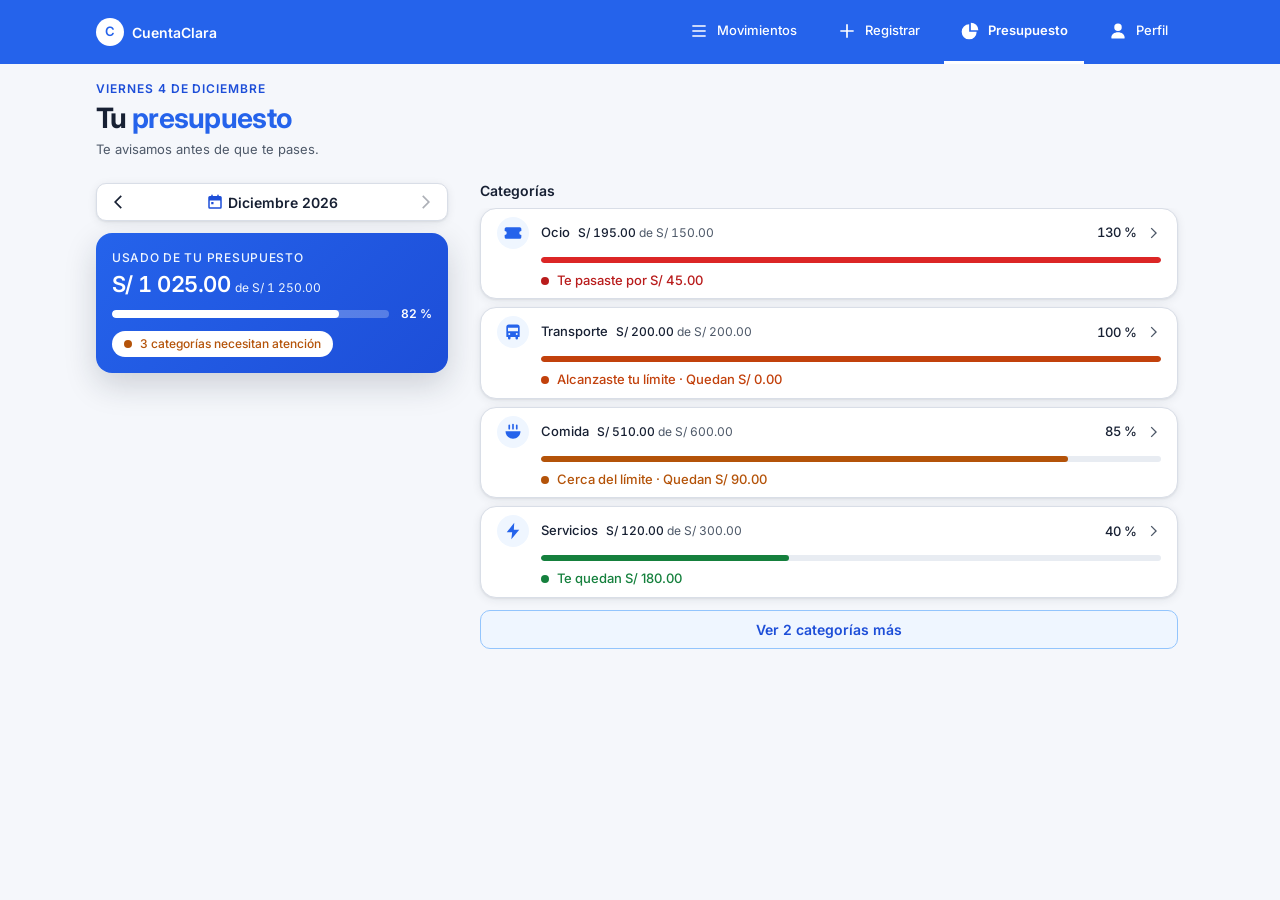
<file: presupuesto.html>
<!doctype html>
<html lang="es-PE">
<head>
  <meta charset="utf-8">
  <meta name="viewport" content="width=device-width, initial-scale=1">
  <meta name="description" content="Tu límite mensual por categoría, cuánto llevas usado y los avisos cuando te acercas o te pasas.">
  <title>Presupuesto · CuentaClara</title>
  <!-- Tema guardado, antes de pintar: así no se ve un instante el tema equivocado -->
  <script src="js/api/theme-boot.js"></script>
  <link rel="preconnect" href="https://fonts.googleapis.com">
  <link rel="preconnect" href="https://fonts.gstatic.com" crossorigin>
  <link rel="stylesheet" href="https://fonts.googleapis.com/css2?family=Inter:wght@400;500;600;700&display=swap">
  <link rel="stylesheet" href="styles/tokens.css">
  <link rel="stylesheet" href="styles/components.css">
</head>
<body>
  <a class="skip-link" href="#contenido">Saltar al contenido</a>

  <!-- Barra de marca: queda fija arriba en toda la página; al hacer scroll muestra el título de la vista -->
  <header class="brand-bar">
    <div class="container brand-bar__inner">
      <a class="brand" href="movimientos.html"><span class="brand__mark" aria-hidden="true">C</span>CuentaClara</a>
      <p class="brand-bar__title" aria-hidden="true"></p>
    </div>
  </header>

  <main id="contenido">
    <!-- Encabezado de la vista: la fecha de hoy y el título; al hacer scroll, el título pasa en pequeño a la barra de marca -->
    <div class="page-header">
      <div class="container page-header__body">
        <p class="page-header__eyebrow" data-today>&nbsp;</p>
        <h1 class="page-header__title">Tu <span class="page-header__accent">presupuesto</span></h1>
        <p class="page-header__lead">Te avisamos antes de que te pases.</p>
      </div>
    </div>

    <div class="container page-body stack stack--compact layout">
      <!-- Panel: en el celular sus partes van en el flujo y los controles quedan fijos arriba;
           en laptop es una columna fija a la izquierda, con los controles y el resumen -->
      <div class="layout__panel">
        <!-- REQ-10 · Navegación de mes en una sola fila (‹ mes ›), fija al hacer scroll -->
        <div class="sticky-bar">
          <div class="sticky-bar__inner">
            <nav class="month-bar" id="month-nav" aria-label="Cambiar de mes">
              <a class="icon-btn" id="prev-month" href="#"><!--icon:chevron-left--><svg class="icon" viewBox="0 0 24 24" aria-hidden="true" focusable="false"><path fill-rule="evenodd" d="M15.4 5.4 14 4l-8 8 8 8 1.4-1.4L8.8 12z"/></svg><span class="visually-hidden">Mes anterior</span></a>
              <!-- El nombre del mes abre la hoja para saltar a cualquier mes (por ejemplo, al año pasado) -->
              <button class="month-bar__label" type="button" id="month-trigger" aria-haspopup="dialog" aria-expanded="false" aria-controls="month-sheet">
                <!--icon:calendar--><svg class="icon" viewBox="0 0 24 24" aria-hidden="true" focusable="false"><path fill-rule="evenodd" d="M8 2a1 1 0 0 1 1 1v1h6V3a1 1 0 1 1 2 0v1h2a2 2 0 0 1 2 2v13a2 2 0 0 1-2 2H5a2 2 0 0 1-2-2V6a2 2 0 0 1 2-2h2V3a1 1 0 0 1 1-1zM5 10v9h14v-9zM7 12h3v3H7z"/></svg>
                <span id="month-label">&nbsp;</span><span class="visually-hidden">, elegir otro mes</span>
              </button>
              <a class="icon-btn" id="next-month" href="#"><!--icon:chevron-right--><svg class="icon" viewBox="0 0 24 24" aria-hidden="true" focusable="false"><path fill-rule="evenodd" d="M8.6 5.4 10 4l8 8-8 8-1.4-1.4 6.6-6.6z"/></svg><span class="visually-hidden">Mes siguiente</span></a>
              <span class="icon-btn icon-btn--disabled" id="next-month-off" hidden><!--icon:chevron-right--><svg class="icon" viewBox="0 0 24 24" aria-hidden="true" focusable="false"><path fill-rule="evenodd" d="M8.6 5.4 10 4l8 8-8 8-1.4-1.4 6.6-6.6z"/></svg><span class="visually-hidden">Mes siguiente (no hay meses futuros)</span></span>
            </nav>
          </div>
        </div>

        <!-- REQ-10 · Meses anteriores en solo lectura -->
        <p class="alert" id="readonly-note" hidden>Estás viendo un mes anterior: solo lectura.</p>

        <!-- REQ-04 · Resumen del mes en la tarjeta destacada: lo usado de lo presupuestado, la barra del total y el aviso -->
        <section class="hero-summary hero-summary--single" id="summary" aria-label="Resumen del mes">
          <p class="hero-summary__label" id="summary-label">Usado de tu presupuesto</p>
          <p class="hero-summary__value" id="summary-amount">—</p>
          <div class="hero-summary__progress" id="summary-bar">
            <div class="hero-summary__bar" aria-hidden="true"><span class="hero-summary__fill" id="summary-fill"></span></div>
            <span class="hero-summary__percent" id="summary-percent"></span>
          </div>
          <p class="hero-summary__badge" id="summary-attention"></p>
        </section>
      </div>

      <!-- Anuncios: resumen al cargar y confirmaciones -->
      <p class="visually-hidden" id="announcer" role="status" aria-live="polite"></p>

      <section class="stack stack--sm layout__main" aria-labelledby="cards-title">
        <h2 class="list-title" id="cards-title" tabindex="-1">Categorías</h2>
        <!-- REQ-02 · REQ-03 · REQ-11 · Tarjetas por urgencia y estados de carga y error -->
        <!-- En laptop, las categorías y "Ver más" tienen su propio scroll -->
        <div class="layout__scroll stack stack--sm">
          <div class="budget-list" id="cards" aria-busy="true"></div>
          <div class="list-more" id="cards-more"></div>
        </div>
      </section>

      <!-- REQ-10 · Hoja "Elige un mes": el año con ‹ › y los 12 meses; los meses futuros no se pueden elegir -->
      <dialog class="sheet" id="month-sheet" aria-labelledby="month-sheet-title">
        <div class="sheet__inner">
          <div class="sheet__header">
            <h2 class="sheet__title" id="month-sheet-title">Elige un mes</h2>
          </div>
          <div class="calendar">
            <div class="calendar__header">
              <button class="icon-btn" type="button" id="prev-year" data-year="-1"><!--icon:chevron-left--><svg class="icon" viewBox="0 0 24 24" aria-hidden="true" focusable="false"><path fill-rule="evenodd" d="M15.4 5.4 14 4l-8 8 8 8 1.4-1.4L8.8 12z"/></svg><span class="visually-hidden">Año anterior</span></button>
              <p class="calendar__title" id="sheet-year" aria-live="polite">&nbsp;</p>
              <button class="icon-btn" type="button" id="next-year" data-year="1"><!--icon:chevron-right--><svg class="icon" viewBox="0 0 24 24" aria-hidden="true" focusable="false"><path fill-rule="evenodd" d="M8.6 5.4 10 4l8 8-8 8-1.4-1.4 6.6-6.6z"/></svg><span class="visually-hidden">Año siguiente</span></button>
            </div>
            <ul class="month-grid" id="month-grid" aria-labelledby="sheet-year"></ul>
          </div>
          <div class="sheet__footer">
            <button class="btn btn--secondary" type="button" data-close>Cancelar</button>
          </div>
        </div>
      </dialog>
    </div>
  </main>

  <nav class="bottom-nav" aria-label="Principal">
    <ul class="bottom-nav__list">
      <li><a class="bottom-nav__link" href="movimientos.html"><!--icon:list--><svg class="icon" viewBox="0 0 24 24" aria-hidden="true" focusable="false"><path fill-rule="evenodd" d="M4 5h16v2H4zM4 11h16v2H4zM4 17h16v2H4z"/></svg>Movimientos</a></li>
      <li><a class="bottom-nav__link" href="registrar.html"><!--icon:plus--><svg class="icon" viewBox="0 0 24 24" aria-hidden="true" focusable="false"><path fill-rule="evenodd" d="M11 4h2v7h7v2h-7v7h-2v-7H4v-2h7z"/></svg>Registrar</a></li>
      <li><a class="bottom-nav__link" href="presupuesto.html" aria-current="page"><!--icon:pie--><svg class="icon" viewBox="0 0 24 24" aria-hidden="true" focusable="false"><path fill-rule="evenodd" d="M11 4a9 9 0 1 0 9 9h-9zM13 2v9h9a9 9 0 0 0-9-9z"/></svg>Presupuesto</a></li>
      <li><a class="bottom-nav__link" href="perfil.html"><!--icon:user--><svg class="icon" viewBox="0 0 24 24" aria-hidden="true" focusable="false"><path fill-rule="evenodd" d="M12 3a4.5 4.5 0 1 1 0 9 4.5 4.5 0 0 1 0-9zM4 20c0-3.87 3.58-6.5 8-6.5s8 2.63 8 6.5a1 1 0 0 1-1 1H5a1 1 0 0 1-1-1z"/></svg>Perfil</a></li>
    </ul>
  </nav>

  <script type="module">
    import { mountBudget } from './js/screens/presupuesto.js';
    mountBudget();
  </script>
</body>
</html>
</file>
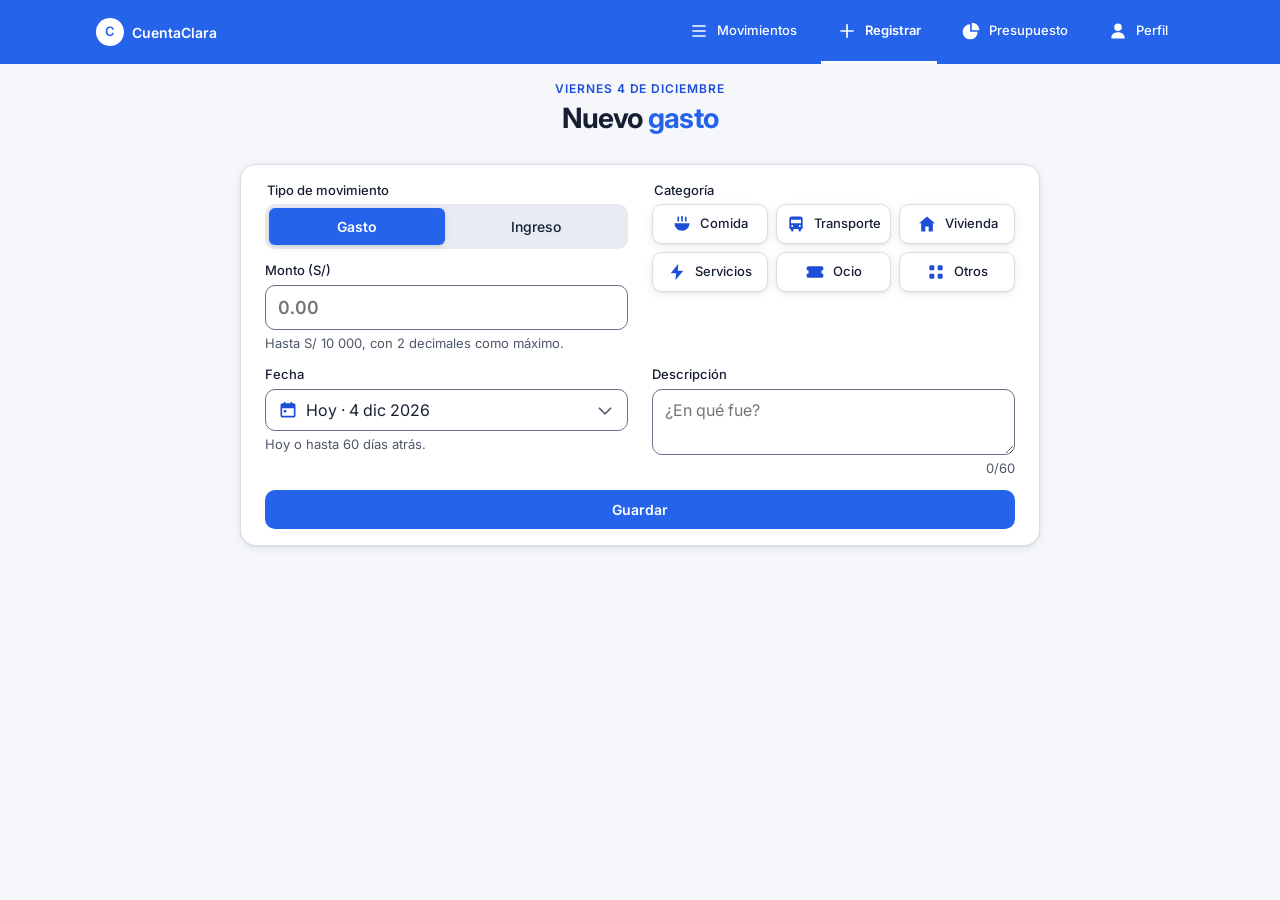
<file: registrar.html>
<!doctype html>
<html lang="es-PE">
<head>
  <meta charset="utf-8">
  <meta name="viewport" content="width=device-width, initial-scale=1">
  <meta name="description" content="Registra un gasto o ingreso en segundos, o corrige uno de este mes.">
  <title>Registrar · CuentaClara</title>
  <!-- Tema guardado, antes de pintar: así no se ve un instante el tema equivocado -->
  <script src="js/api/theme-boot.js"></script>
  <link rel="preconnect" href="https://fonts.googleapis.com">
  <link rel="preconnect" href="https://fonts.gstatic.com" crossorigin>
  <link rel="stylesheet" href="https://fonts.googleapis.com/css2?family=Inter:wght@400;500;600;700&display=swap">
  <link rel="stylesheet" href="styles/tokens.css">
  <link rel="stylesheet" href="styles/components.css">
</head>
<body>
  <a class="skip-link" href="#contenido">Saltar al contenido</a>

  <!-- Barra de marca: queda fija arriba en toda la página; al hacer scroll muestra el título de la vista -->
  <header class="brand-bar">
    <div class="container brand-bar__inner">
      <a class="brand" href="movimientos.html"><span class="brand__mark" aria-hidden="true">C</span>CuentaClara</a>
      <p class="brand-bar__title" aria-hidden="true"></p>
    </div>
  </header>

  <!-- data-pending: la pantalla aún no sabe si crea o edita; lo quita cuando pinta su estado real -->
  <main id="contenido" data-pending>
    <!-- Encabezado de la vista: la fecha de hoy y el título; al hacer scroll, el título pasa en pequeño a la barra de marca -->
    <div class="page-header page-header--center">
      <div class="container container--narrow page-header__body">
        <p class="page-header__eyebrow" data-today>&nbsp;</p>
        <h1 class="page-header__title" id="page-title" tabindex="-1">Nuevo <span class="page-header__accent">gasto</span></h1>
      </div>
    </div>

    <div class="container container--narrow container--form page-body stack">
      <!-- Anuncios para lector de pantalla (región viva fija desde la carga) -->
      <p class="visually-hidden" id="announcer" role="status" aria-live="polite"></p>

      <!-- Mensajes de la página: carga, no encontrado, mes cerrado, éxito -->
      <div id="notice" class="stack notice-slot"></div>

      <form class="stack form-card" id="form" novalidate aria-labelledby="page-title">
        <p class="alert alert--error form-card__wide" id="form-failure" role="alert"></p>

        <!-- [HU02-1] Tipo con controles nativos -->
        <fieldset class="fieldset form-card__type" id="type-group">
          <legend class="fieldset__legend">Tipo de movimiento</legend>
          <div class="segmented">
            <input class="segmented__input" type="radio" name="type" id="type-expense" value="expense" checked aria-describedby="type-error">
            <label class="segmented__label" for="type-expense">Gasto</label>
            <input class="segmented__input" type="radio" name="type" id="type-income" value="income" aria-describedby="type-error">
            <label class="segmented__label" for="type-income">Ingreso</label>
          </div>
          <p class="field__error" id="type-error"></p>
        </fieldset>

        <!-- [HU02-2] Monto a todo el ancho; la moneda va en la etiqueta -->
        <div class="field form-card__amount">
          <label class="field__label" for="amount">Monto (S/)</label>
          <input class="field__control field__control--amount" type="text" id="amount" name="amount" inputmode="decimal" autocomplete="off"
                 enterkeyhint="next" placeholder="0.00" aria-describedby="amount-hint amount-error">
          <p class="field__hint" id="amount-hint">Hasta S/ 10 000, con 2 decimales como máximo.</p>
          <p class="field__error" id="amount-error"></p>
        </div>

        <!-- [HU02-1] Categoría en mosaico con ícono (un toque, sin desplegable) -->
        <fieldset class="fieldset form-card__category" id="category-group">
          <legend class="fieldset__legend">Categoría</legend>
          <div class="tile-group" id="category-options"></div>
          <p class="field__error" id="category-error"></p>
        </fieldset>

        <!-- [HU02-2] Fecha: abre la hoja con atajos y calendario, igual que el período de Movimientos -->
        <div class="field form-card__date">
          <label class="field__label" id="date-label" for="date-trigger">Fecha</label>
          <button class="field__control date-trigger" type="button" id="date-trigger" aria-haspopup="dialog" aria-expanded="false"
                  aria-controls="date-sheet" aria-labelledby="date-label date-value" aria-describedby="date-hint date-error">
            <!--icon:calendar--><svg class="icon" viewBox="0 0 24 24" aria-hidden="true" focusable="false"><path fill-rule="evenodd" d="M8 2a1 1 0 0 1 1 1v1h6V3a1 1 0 1 1 2 0v1h2a2 2 0 0 1 2 2v13a2 2 0 0 1-2 2H5a2 2 0 0 1-2-2V6a2 2 0 0 1 2-2h2V3a1 1 0 0 1 1-1zM5 10v9h14v-9zM7 12h3v3H7z"/></svg>
            <span class="date-trigger__value" id="date-value">Hoy</span>
            <!--icon:chevron-down--><svg class="icon" viewBox="0 0 24 24" aria-hidden="true" focusable="false"><path fill-rule="evenodd" d="M5.4 8.6 4 10l8 8 8-8-1.4-1.4-6.6 6.6z"/></svg>
          </button>
          <input type="hidden" id="date" name="date">
          <p class="field__hint" id="date-hint">Hoy o hasta 60 días atrás.</p>
          <p class="field__error" id="date-error"></p>
        </div>

        <div class="field form-card__description">
          <label class="field__label" for="description">Descripción</label>
          <textarea class="field__control" id="description" name="description" maxlength="60" rows="2"
                    enterkeyhint="done" placeholder="¿En qué fue?" aria-describedby="description-counter description-error"></textarea>
          <p class="field__counter" id="description-counter">0/60</p>
          <p class="field__error" id="description-error"></p>
        </div>

        <!-- [HU02-4] [HU02-7] Acciones al final: Guardar a todo el ancho; al editar, Eliminar y Guardar mitad y mitad
             (Guardar a la derecha, en la zona del pulgar). Eliminar pide confirmación en la página -->
        <div class="form-actions form-card__wide">
          <button class="btn btn--danger" type="button" id="delete-button" hidden>Eliminar<span class="visually-hidden"> movimiento</span></button>
          <button class="btn btn--primary" type="submit" id="save-button">Guardar</button>
        </div>
        <div class="confirm stack form-card__wide" id="confirm" role="group" aria-labelledby="confirm-title" hidden>
          <h2 class="confirm__title" id="confirm-title" tabindex="-1">¿Eliminar este movimiento?</h2>
          <p id="confirm-detail"></p>
          <div class="form-actions">
            <button class="btn btn--danger-solid" type="button" id="confirm-yes">Sí, eliminar</button>
            <button class="btn btn--secondary" type="button" id="confirm-no">Cancelar</button>
          </div>
        </div>
      </form>

      <!-- Hoja de la fecha: atajos y calendario de un día (no permite fechas futuras ni fuera de R2/R6) -->
      <dialog class="sheet" id="date-sheet" aria-labelledby="date-sheet-title">
        <div class="sheet__inner">
          <div class="sheet__header">
            <h2 class="sheet__title" id="date-sheet-title">Elige la fecha</h2>
            <button class="icon-btn" type="button" data-close><!--icon:close--><svg class="icon" viewBox="0 0 24 24" aria-hidden="true" focusable="false"><path fill-rule="evenodd" d="M6.4 5 5 6.4 10.6 12 5 17.6 6.4 19l5.6-5.6 5.6 5.6 1.4-1.4-5.6-5.6L19 6.4 17.6 5 12 10.6z"/></svg><span class="visually-hidden">Cerrar</span></button>
          </div>
          <div class="option-group" role="group" aria-label="Atajos de fecha">
            <button class="option" type="button" data-day="0" aria-pressed="false">Hoy</button>
            <button class="option" type="button" data-day="-1" aria-pressed="false">Ayer</button>
          </div>
          <cc-calendario-rango id="date-calendar" single></cc-calendario-rango>
        </div>
      </dialog>
    </div>
  </main>

  <nav class="bottom-nav" aria-label="Principal">
    <ul class="bottom-nav__list">
      <li><a class="bottom-nav__link" href="movimientos.html"><!--icon:list--><svg class="icon" viewBox="0 0 24 24" aria-hidden="true" focusable="false"><path fill-rule="evenodd" d="M4 5h16v2H4zM4 11h16v2H4zM4 17h16v2H4z"/></svg>Movimientos</a></li>
      <li><a class="bottom-nav__link" href="registrar.html" aria-current="page"><!--icon:plus--><svg class="icon" viewBox="0 0 24 24" aria-hidden="true" focusable="false"><path fill-rule="evenodd" d="M11 4h2v7h7v2h-7v7h-2v-7H4v-2h7z"/></svg>Registrar</a></li>
      <li><a class="bottom-nav__link" href="presupuesto.html"><!--icon:pie--><svg class="icon" viewBox="0 0 24 24" aria-hidden="true" focusable="false"><path fill-rule="evenodd" d="M11 4a9 9 0 1 0 9 9h-9zM13 2v9h9a9 9 0 0 0-9-9z"/></svg>Presupuesto</a></li>
      <li><a class="bottom-nav__link" href="perfil.html"><!--icon:user--><svg class="icon" viewBox="0 0 24 24" aria-hidden="true" focusable="false"><path fill-rule="evenodd" d="M12 3a4.5 4.5 0 1 1 0 9 4.5 4.5 0 0 1 0-9zM4 20c0-3.87 3.58-6.5 8-6.5s8 2.63 8 6.5a1 1 0 0 1-1 1H5a1 1 0 0 1-1-1z"/></svg>Perfil</a></li>
    </ul>
  </nav>

  <script type="module">
    import { mountRegister } from './js/screens/registrar.js';
    mountRegister();
  </script>
</body>
</html>
</file>
<file: styles/tokens.css>
/* =====================================================================
   CuentaClara · Design tokens
   Único archivo con colores hex. Hay 3 capas y cada una usa solo la de abajo:
     1 · PRIMITIVOS   valor crudo
     2 · SEMÁNTICOS   intención; el tema oscuro redefine solo esta capa
     3 · COMPONENTE   decisiones de un componente
   Los componentes de components.css usan las capas 2 y 3, nunca la 1.
   Marca: azul vibrante (revisión de la persona, bitácora #21).
   Contrastes (WCAG 2.2) medidos con script contra la superficie donde se usan:
   texto ≥ 4.5:1; bordes de controles y rellenos de barra ≥ 3:1.
   ===================================================================== */

/* ---------- 1 · PRIMITIVOS ---------- */
:root {
  /* Grises fríos */
  --gray-0: #ffffff;
  --gray-50: #f5f7fb;
  --gray-100: #e8ecf2;
  --gray-200: #d9dee7;
  --gray-400: #a7b0be;
  --gray-500: #7d8797;
  --gray-600: #687385;
  --gray-700: #4d5868;
  --gray-800: #263043;
  --gray-900: #172033;
  --gray-925: #111a2e;
  --gray-950: #0b1220;

  /* Azul: marca y acción */
  --blue-50: #eff6ff;
  --blue-100: #dbeafe;
  --blue-300: #93c5fd;
  --blue-400: #60a5fa;
  --blue-600: #2563eb;
  --blue-700: #1d4ed8;
  --blue-900: #1e3a8a;
  --blue-950: #172554;

  /* Verde: ingresos y presupuesto bajo control */
  --green-50: #f0fdf4;
  --green-300: #86efac;
  --green-700: #15803d;
  --green-950: #052e16;

  /* Ámbar: cerca del límite */
  --amber-50: #fffbeb;
  --amber-300: #fcd34d;
  --amber-700: #b45309;
  --amber-950: #451a03;

  /* Naranja: límite alcanzado */
  --orange-50: #fff7ed;
  --orange-300: #fdba74;
  --orange-700: #c2410c;
  --orange-950: #431407;

  /* Rojo: errores y límite excedido */
  --red-50: #fef2f2;
  --red-300: #fca5a5;
  --red-600: #dc2626;
  --red-700: #b91c1c;
  --red-950: #450a0a;

  /* Sombras y velo del modal: valores crudos */
  --shadow-light: rgb(23 32 51 / 0.08);
  --shadow-light-strong: rgb(23 32 51 / 0.18);
  --shadow-dark: rgb(0 0 0 / 0.45);
  --veil-light: rgb(11 18 32 / 0.45);
  --veil-dark: rgb(0 0 0 / 0.6);
  --veil-ink-soft: rgb(11 18 32 / 0.2);
  --veil-white-soft: rgb(255 255 255 / 0.25);

  /* Espacios: grilla de 8 pt con medio paso de 4 */
  --space-1: 0.25rem;  /* 4 px */
  --space-2: 0.5rem;   /* 8 px */
  --space-3: 0.75rem;  /* 12 px */
  --space-4: 1rem;     /* 16 px */
  --space-6: 1.5rem;   /* 24 px */
  --space-8: 2rem;     /* 32 px */
  --space-12: 3rem;    /* 48 px */

  /* Tipografía: escala compacta (revisión de la persona: los textos se sentían grandes).
     El cuerpo es de 15 px; los campos se quedan en 16 px para evitar el zoom de iOS. */
  /* Inter (Google Fonts, pesos 400–700): más liviana que la del sistema; si no carga, usa la del sistema */
  --font-family-base: "Inter", system-ui, "Segoe UI", Roboto, sans-serif;
  --font-size-xs: 0.75rem;     /* 12 px */
  --font-size-sm: 0.8125rem;   /* 13 px */
  --font-size-md: 0.9375rem;   /* 15 px */
  --font-size-input: 1rem;     /* 16 px */
  --font-size-lg: 1.125rem;    /* 18 px */
  --font-size-xl: 1.375rem;    /* 22 px */
  --font-size-2xl: 1.75rem;    /* 28 px */
  --font-size-3xl: 2.25rem;    /* 36 px */
  --font-weight-regular: 400;
  --font-weight-medium: 500;
  --font-weight-semibold: 600;
  --font-weight-bold: 600;                          /* sin 700 en el texto: la fuente se sentía pesada (bitácora #29) */
  --font-weight-title: 700;                         /* solo los títulos de cada vista */
  --letter-spacing-title: -0.025em;
  --line-height-body: 1.5;
  --line-height-heading: 1.2;

  /* Formas y movimiento */
  --radius-sm: 0.375rem;
  --radius-md: 0.625rem;
  --radius-lg: 1rem;
  --radius-xl: 1.5rem;
  --radius-pill: 999px;
  --border-width-1: 1px;
  --border-width-2: 2px;
  --duration-fast: 150ms;
  --duration-sheet: 220ms;
}

/* ---------- 2 · SEMÁNTICOS · tema claro ---------- */
:root {
  color-scheme: light;

  --color-bg: var(--gray-50);
  --color-surface: var(--gray-0);
  --color-surface-muted: var(--gray-100);
  --color-text: var(--gray-900);                    /* 16.3:1 sobre surface */
  --color-text-muted: var(--gray-700);              /* 6.7:1 sobre bg (el fondo más claro donde se usa) */
  --color-border: var(--gray-600);                  /* 4.8:1 · borde de campos */
  --color-divider: var(--gray-200);                 /* decorativo */

  --color-brand: var(--blue-600);                   /* barra de marca */
  --color-title-accent: var(--blue-600);            /* 5.2:1 sobre surface · 4.8:1 sobre bg */
  --color-hero-bg: var(--blue-600);                 /* resumen destacado: texto blanco 5.2:1 */
  --color-hero-bg-end: var(--blue-700);             /* fin del degradado: texto blanco 6.7:1 */
  --color-on-hero: var(--gray-0);
  --color-on-hero-muted: var(--blue-50);            /* 4.8:1 sobre hero-bg */
  --color-hero-well: var(--veil-ink-soft);          /* pozo de ingresos y gastos: texto blanco 6.5:1 */
  --color-hero-track: var(--veil-white-soft);       /* decorativo: riel de la barra del resumen */
  --color-on-brand: var(--gray-0);                  /* 5.2:1 sobre brand */
  --color-action-primary: var(--blue-600);          /* 5.2:1 con on-action */
  --color-action-primary-hover: var(--blue-700);
  --color-on-action: var(--gray-0);
  --color-action-secondary-bg: var(--gray-0);
  --color-action-secondary-hover: var(--gray-100);
  --color-accent-text: var(--blue-700);             /* enlaces y menú activo: 6.7:1 */
  --color-selected-bg: var(--blue-50);
  --color-selected-bg-hover: var(--blue-100);
  --color-selected-text: var(--blue-700);           /* 6.2:1 sobre selected-bg · 5.5:1 sobre el hover */
  --color-selected-border: var(--blue-300);         /* decorativo: el texto ya identifica el botón */
  --color-scrollbar-thumb: var(--blue-300);         /* discreta, como la barra del sistema; se oscurece al pasar el mouse */
  --color-scrollbar-thumb-hover: var(--blue-400);
  --color-focus-ring: var(--blue-700);              /* 6.3:1 sobre bg */
  --color-backdrop: var(--veil-light);

  --color-income-text: var(--green-700);            /* 5.0:1 */
  --color-expense-text: var(--gray-900);

  --color-danger-text: var(--red-700);              /* 6.5:1 · 5.9:1 sobre danger-bg */
  --color-danger-bg: var(--red-50);
  --color-danger-border: var(--red-700);
  --color-danger-solid: var(--red-600);             /* 4.8:1 con texto surface */
  --color-success-text: var(--green-700);
  --color-success-bg: var(--green-50);
  --color-success-border: var(--green-700);

  /* Presupuesto: 4 estados (R5). El texto y el ícono distinguen; el color de la barra sólida refuerza. */
  --color-budget-track: var(--gray-100);
  --color-budget-normal-fill: var(--green-700);     /* 4.2:1 sobre track */
  --color-budget-normal-text: var(--green-700);
  --color-budget-near-fill: var(--amber-700);       /* 4.2:1 sobre track */
  --color-budget-near-text: var(--amber-700);       /* 5.0:1 · 4.8:1 sobre near-bg */
  --color-budget-near-bg: var(--amber-50);
  --color-budget-reached-fill: var(--orange-700);   /* 4.4:1 sobre track */
  --color-budget-reached-text: var(--orange-700);   /* 5.2:1 · 4.9:1 sobre reached-bg */
  --color-budget-reached-bg: var(--orange-50);
  --color-budget-exceeded-fill: var(--red-600);     /* 4.1:1 sobre track */
  --color-budget-exceeded-text: var(--red-700);
  --color-budget-exceeded-bg: var(--red-50);

  /* Ícono de categoría: un solo color, el de marca, sobre un círculo claro (revisión de la persona) */
  --color-cat-icon-bg: var(--blue-50);
  --color-cat-icon-fg: var(--blue-600);             /* 4.8:1 sobre cat-icon-bg (decorativo) */

  --color-skeleton: var(--gray-100);
  --color-skeleton-shine: var(--gray-50);

  --shadow-card: 0 1px 2px var(--shadow-light), 0 2px 10px var(--shadow-light);
  --shadow-raised: 0 12px 32px var(--shadow-light-strong);
  --shadow-nav: 0 -2px 12px var(--shadow-light);
  --shadow-header: 0 8px 12px -10px var(--shadow-light-strong);
}

/* ---------- 2 · SEMÁNTICOS · tema oscuro ---------- */
[data-theme="dark"] {
  color-scheme: dark;

  --color-bg: var(--gray-950);
  --color-surface: var(--gray-925);
  --color-surface-muted: var(--gray-800);
  --color-text: var(--gray-100);
  --color-text-muted: var(--gray-400);
  --color-border: var(--gray-500);
  --color-divider: var(--gray-800);

  --color-brand: var(--blue-900);
  --color-title-accent: var(--blue-400);            /* 6.8:1 sobre surface */
  --color-hero-bg: var(--blue-900);                 /* texto blanco 10.4:1 */
  --color-hero-bg-end: var(--blue-950);
  --color-on-hero: var(--gray-0);
  --color-on-hero-muted: var(--blue-100);           /* 8.4:1 sobre hero-bg */
  --color-hero-well: var(--veil-ink-soft);
  --color-hero-track: var(--veil-white-soft);
  --color-on-brand: var(--gray-0);
  --color-action-primary: var(--blue-400);
  --color-action-primary-hover: var(--blue-300);
  --color-on-action: var(--gray-950);
  --color-action-secondary-bg: var(--gray-925);
  --color-action-secondary-hover: var(--gray-800);
  --color-accent-text: var(--blue-300);
  --color-selected-bg: var(--blue-950);
  --color-selected-bg-hover: var(--blue-900);
  --color-selected-text: var(--blue-300);
  --color-selected-border: var(--blue-700);         /* decorativo: el texto ya identifica el botón */
  --color-scrollbar-thumb: var(--blue-900);         /* discreta sobre el fondo oscuro */
  --color-scrollbar-thumb-hover: var(--blue-700);
  --color-focus-ring: var(--blue-300);
  --color-backdrop: var(--veil-dark);

  --color-income-text: var(--green-300);
  --color-expense-text: var(--gray-100);

  --color-danger-text: var(--red-300);
  --color-danger-bg: var(--red-950);
  --color-danger-border: var(--red-300);
  --color-danger-solid: var(--red-300);
  --color-success-text: var(--green-300);
  --color-success-bg: var(--green-950);
  --color-success-border: var(--green-300);

  --color-budget-track: var(--gray-800);
  --color-budget-normal-fill: var(--green-300);
  --color-budget-normal-text: var(--green-300);
  --color-budget-near-fill: var(--amber-300);
  --color-budget-near-text: var(--amber-300);
  --color-budget-near-bg: var(--amber-950);
  --color-budget-reached-fill: var(--orange-300);
  --color-budget-reached-text: var(--orange-300);
  --color-budget-reached-bg: var(--orange-950);
  --color-budget-exceeded-fill: var(--red-300);
  --color-budget-exceeded-text: var(--red-300);
  --color-budget-exceeded-bg: var(--red-950);

  --color-cat-icon-bg: var(--blue-950);
  --color-cat-icon-fg: var(--blue-300);

  --color-skeleton: var(--gray-800);
  --color-skeleton-shine: var(--gray-925);

  --shadow-card: 0 1px 3px var(--shadow-dark);
  --shadow-raised: 0 12px 32px var(--shadow-dark);
  --shadow-nav: 0 -2px 12px var(--shadow-dark);
  --shadow-header: 0 8px 12px -10px var(--shadow-dark);
}

/* ---------- 3 · COMPONENTE ---------- */
:root {
  --content-max-width: 40rem;
  --content-max-width-wide: 72rem;
  --content-max-width-narrow: 36rem;
  --content-max-width-form: 50rem;                  /* Registrar en laptop: formulario en 2 columnas */

  --control-height: 2.75rem;                        /* 44 px: objetivo táctil mínimo */
  --button-height: 3rem;                            /* 48 px: acción primaria (Fitts) */
  --button-radius: var(--radius-md);
  --button-font-weight: var(--font-weight-semibold);

  --field-border-width: var(--border-width-1);
  --field-radius: var(--radius-md);
  --field-error-border-width: var(--border-width-2);

  --chip-height: 2.75rem;                           /* área táctil (44 px) */
  --chip-visual-height: 2.25rem;                    /* lo que se ve (36 px) */
  --chip-radius: var(--radius-pill);

  --focus-ring-width: 3px;
  --focus-ring-offset: 2px;

  --icon-size: 1.25rem;
  --cat-icon-size: 2.5rem;
  --brand-bar-height: 3rem;
  --bottom-nav-height: 4rem;
  --list-row-min-height: 3.5rem;

  --budget-bar-height: 0.625rem;
  --budget-bar-radius: var(--radius-pill);

  --card-padding: var(--space-4);
  --card-radius: var(--radius-lg);
  --sheet-radius: var(--radius-xl);
  --calendar-day-size: 2.25rem;                     /* botón de 36 × 36 px por día: cumple WCAG 2.5.8 (24 px) */
  --tile-min-height: 4.25rem;                       /* mosaico de categoría */
  --scrollbar-size: 0.375rem;                       /* 6 px: barra de scroll fina */
  --avatar-size: 3rem;                              /* avatar de Perfil */
}

/* Laptop: pantalla grande y mouse. Los controles bajan a 36 px (WCAG 2.5.8 pide 24 px);
   en el celular siguen en 44 px o más */
@media (min-width: 48rem) {
  :root {
    --control-height: 2.25rem;                      /* 36 px */
    --button-height: 2.25rem;                       /* 36 px */
    --chip-height: 2.25rem;                         /* área de 36 px */
    --chip-visual-height: 1.875rem;                 /* se ve de 30 px */
    --cat-icon-size: 2rem;
    --list-row-min-height: 3rem;                    /* 48 px */
    --calendar-day-size: 1.75rem;                   /* 28 px */
    --tile-min-height: 2.5rem;                      /* mosaico en una fila: ícono y nombre */
    --budget-bar-height: 0.375rem;                  /* 6 px */
    --font-size-md: 0.875rem;                       /* 14 px: texto base en laptop (los campos siguen en 16 px) */
  }
}
</file>
<file: styles/components.css>
/* =====================================================================
   CuentaClara · Componentes y layouts
   Usa solo tokens semánticos y de componente de tokens.css. Sin hex.
   Mobile-first desde 360 px; un solo breakpoint: 48rem (768 px).
   Componentes con BEM; las variantes reasignan tokens locales (--_bg, --_fg, --_border).
   Estilo: superficies suaves con sombra, sin bordes gruesos ni subrayados (revisión de la persona).
   ===================================================================== */

/* ---------- Base ---------- */
*,
*::before,
*::after {
  box-sizing: border-box;
}

html {
  -webkit-text-size-adjust: 100%;
  /* Lo enfocado nunca queda tapado por las barras fijas (WCAG 2.4.11). --sticky-offset lo mide la pantalla */
  scroll-padding-top: var(--sticky-offset, var(--brand-bar-height));
  scroll-padding-bottom: var(--bottom-nav-height);
}

body {
  margin: 0;
  font-family: var(--font-family-base);
  font-size: var(--font-size-md);
  font-weight: var(--font-weight-regular);
  line-height: var(--line-height-body);
  color: var(--color-text);
  background: var(--color-bg);
  /* Deja espacio para la navegación inferior fija */
  padding-bottom: calc(var(--bottom-nav-height) + var(--space-4));
}

h1,
h2,
h3,
h4 {
  margin: 0;
  font-weight: var(--font-weight-semibold);
  line-height: var(--line-height-heading);
}

p {
  margin: 0;
  max-width: 65ch;
}

a {
  color: var(--color-accent-text);
  text-decoration: none;
}

:focus-visible {
  outline: var(--focus-ring-width) solid var(--color-focus-ring);
  outline-offset: var(--focus-ring-offset);
}

/* hidden siempre oculta, aunque la clase del elemento declare display */
[hidden] {
  display: none !important;
}

.visually-hidden {
  position: absolute;
  width: 1px;
  height: 1px;
  padding: 0;
  margin: -1px;
  overflow: hidden;
  clip: rect(0 0 0 0);
  white-space: nowrap;
  border: 0;
}

.skip-link {
  position: absolute;
  left: var(--space-4);
  top: calc(-1 * var(--space-12));
  z-index: 10;
  padding: var(--space-2) var(--space-4);
  color: var(--color-text);
  background: var(--color-surface);
  border-radius: var(--radius-sm);
}

/* La sombra solo cuando se ve: oculto arriba, su sombra manchaba la esquina de la barra de marca */
.skip-link:focus {
  top: var(--space-2);
  box-shadow: var(--shadow-raised);
}

.icon {
  display: block;
  flex: none;
  width: var(--icon-size);
  height: var(--icon-size);
  fill: currentColor;
}

/* ---------- Layouts ---------- */
.container {
  width: 100%;
  max-width: var(--content-max-width);
  margin-inline: auto;
  padding-inline: var(--space-4);
}

.stack {
  display: flex;
  flex-direction: column;
  gap: var(--stack-gap, var(--space-4));
}

.stack--sm {
  --stack-gap: var(--space-2);
}

.stack--compact {
  --stack-gap: var(--space-3);
}

.stack--lg {
  --stack-gap: var(--space-6);
}

.cluster {
  display: flex;
  flex-wrap: wrap;
  align-items: center;
  gap: var(--cluster-gap, var(--space-2));
}

.cluster--between {
  justify-content: space-between;
}

/* ---------- Barra de marca y encabezado de la vista ---------- */
/* Hija directa de <body>: así queda fija arriba en toda la página */
.brand-bar {
  position: sticky;
  top: 0;
  z-index: 6;
  display: flex;
  align-items: center;
  min-height: var(--brand-bar-height);
  color: var(--color-on-brand);
  background: var(--color-brand);
}

.brand {
  display: inline-flex;
  align-items: center;
  gap: var(--space-2);
  min-height: var(--control-height);
  font-weight: var(--font-weight-semibold);
  color: inherit;
}

.brand__mark {
  display: inline-grid;
  place-items: center;
  width: 1.75rem;
  height: 1.75rem;
  font-size: var(--font-size-sm);
  color: var(--color-brand);
  background: var(--color-on-brand);
  border-radius: var(--radius-pill);
}

.brand-bar :focus-visible {
  outline-color: var(--color-on-brand);
}

.brand-bar__inner {
  display: flex;
  align-items: center;
  gap: var(--space-3);
}

/* Al hacer scroll, el título grande sale de la pantalla y la barra lo muestra en pequeño */
.brand-bar__title {
  min-width: 0;
  margin-left: auto;
  overflow: hidden;
  font-weight: var(--font-weight-semibold);
  white-space: nowrap;
  text-overflow: ellipsis;
  color: var(--color-on-brand);
  opacity: 0;
  transform: translateY(0.25rem);
  transition: opacity var(--duration-fast), transform var(--duration-fast);
}

.is-condensed .brand-bar__title {
  opacity: 1;
  transform: none;
}

/* Encabezado de la vista, sobre el mismo fondo de la página: la fecha de hoy arriba y el título centrado,
   con la palabra clave en el azul de la marca */
.page-header__body {
  display: flex;
  flex-direction: column;
  align-items: center;
  gap: var(--space-1);
  padding-block: var(--space-4) var(--space-2);
  text-align: center;
}

/* Si la vista tiene controles fijos, van pegados al título */
.page-header:has(+ .page-body .sticky-bar) .page-header__body {
  padding-bottom: var(--space-1);
}

/* Línea sobre el título: la fecha de hoy (o el nombre de la sección en la vitrina) */
.page-header__eyebrow {
  font-size: var(--font-size-xs);
  font-weight: var(--font-weight-semibold);
  letter-spacing: 0.08em;
  text-transform: uppercase;
  color: var(--color-accent-text);
}

/* Título de la vista: grande, con peso y tracking ajustado para que se lea como título */
.page-header__title {
  font-size: var(--font-size-2xl);
  font-weight: var(--font-weight-title);
  line-height: var(--line-height-heading);
  letter-spacing: var(--letter-spacing-title);
}

/* La palabra clave del título ("movimientos", "presupuesto", "gasto") en el azul de la marca */
.page-header__accent {
  color: var(--color-title-accent);
}

.page-header__lead {
  max-width: 34ch;
  font-size: var(--font-size-sm);
  color: var(--color-text-muted);
}

/* Controles de la vista (período y filtros, mes): quedan fijos bajo la barra de marca,
   con el mismo fondo de la página para tapar lo que pasa por debajo */
.sticky-bar {
  position: sticky;
  top: var(--brand-bar-height);
  z-index: 3;
  /* de borde a borde: sale del margen lateral del contenedor */
  margin-inline: calc(-1 * var(--space-4));
  padding-inline: var(--space-4);
  background: var(--color-bg);
  transition: box-shadow var(--duration-fast);
}

.sticky-bar__inner {
  display: flex;
  flex-direction: column;
  gap: var(--space-2);
  padding-block: var(--space-2) var(--space-1);
}

/* Con la vista desplazada, la franja gana una sombra suave: se lee que el contenido pasa por debajo */
.is-condensed .sticky-bar {
  box-shadow: var(--shadow-header);
}

/* Los chips se deslizan hasta el borde de la pantalla */
.sticky-bar .chip-group {
  margin-inline: calc(-1 * var(--space-4));
  padding-inline: var(--space-4);
  scroll-padding-inline: var(--space-4);
}

/* Contenido de la vista */
.page-body {
  padding-top: var(--space-2);
}

/* Movimientos y Presupuesto empiezan con los controles fijos, que ya traen su espacio */
.page-body.layout {
  padding-top: 0;
}

/* Panel de controles y resumen: en el celular no genera caja (sus partes van en el flujo y los
   controles quedan fijos arriba); en laptop es la columna fija de la izquierda */
.layout__panel {
  display: contents;
}

/* Lugar de avisos (#flash, #notice): vacío no ocupa espacio ni suma el hueco del stack.
   No es región viva: los anuncios van en un role="status" que existe desde la carga */
.notice-slot:empty {
  display: none;
}

/* Registrar: mientras la pantalla no sabe si crea o edita, el contenido no se ve (así no aparece
   "Nuevo gasto" antes de "Editar movimiento"). Si el JavaScript fallara, se muestra igual a los 2 s */
main[data-pending] {
  visibility: hidden;
  animation: reveal 0s 2s forwards;
}

@keyframes reveal {
  to {
    visibility: visible;
  }
}

/* ---------- Navegación inferior (barra superior en laptop) ---------- */
.bottom-nav {
  position: fixed;
  inset-inline: 0;
  bottom: 0;
  z-index: 5;
  background: var(--color-surface);
  box-shadow: var(--shadow-nav);
}

.bottom-nav__list {
  display: grid;
  grid-auto-columns: minmax(0, 1fr);
  grid-auto-flow: column;
  max-width: var(--content-max-width);
  margin: 0 auto;
  padding: 0;
  list-style: none;
}

.bottom-nav__link {
  display: flex;
  flex-direction: column;
  align-items: center;
  justify-content: center;
  gap: var(--space-1);
  min-height: var(--bottom-nav-height);
  font-size: var(--font-size-xs);
  font-weight: var(--font-weight-medium);
  color: var(--color-text-muted);
  border-top: 3px solid transparent;
}

.bottom-nav__link .icon {
  width: 1.5rem;
  height: 1.5rem;
}

/* Pestaña actual: texto e ícono en el color de marca (revisión de la persona) */
.bottom-nav__link[aria-current="page"] {
  font-weight: var(--font-weight-semibold);
  color: var(--color-accent-text);
  border-top-color: var(--color-action-primary);
}

/* ---------- Botones ---------- */
.btn {
  --_bg: var(--color-action-primary);
  --_bg-hover: var(--color-action-primary-hover);
  --_fg: var(--color-on-action);
  --_border: transparent;

  display: inline-flex;
  align-items: center;
  justify-content: center;
  gap: var(--space-2);
  min-height: var(--control-height);
  padding: var(--space-2) var(--space-4);
  font: inherit;
  font-weight: var(--button-font-weight);
  text-decoration: none;
  color: var(--_fg);
  background: var(--_bg);
  border: var(--border-width-1) solid var(--_border);
  border-radius: var(--button-radius);
  cursor: pointer;
  transition: background-color var(--duration-fast);
}

.btn:hover {
  background: var(--_bg-hover);
}

.btn--primary {
  min-height: var(--button-height);
}

.btn--secondary {
  --_bg: var(--color-action-secondary-bg);
  --_bg-hover: var(--color-action-secondary-hover);
  --_fg: var(--color-text);
  --_border: var(--color-border);
}

.btn--danger {
  --_bg: var(--color-action-secondary-bg);
  --_bg-hover: var(--color-danger-bg);
  --_fg: var(--color-danger-text);
  --_border: var(--color-danger-border);
}

.btn--danger-solid {
  --_bg: var(--color-danger-solid);
  --_bg-hover: var(--color-danger-text);
  --_fg: var(--color-surface);
}

/* Acción de texto: sin subrayado, en el color de acento */
.btn--link {
  --_bg: transparent;
  --_bg-hover: var(--color-selected-bg);
  --_fg: var(--color-accent-text);
  padding-inline: var(--space-2);
}

/* Tonal: azul claro con texto azul, para acciones que deben verse sin competir con la principal */
.btn--tonal {
  --_bg: var(--color-selected-bg);
  --_bg-hover: var(--color-selected-bg-hover);
  --_fg: var(--color-selected-text);
  --_border: var(--color-selected-border);
}

.btn--block {
  width: 100%;
}

.btn:disabled,
.btn[aria-disabled="true"] {
  cursor: not-allowed;
  opacity: 0.6;
}

.btn[aria-busy="true"] {
  cursor: progress;
}

.icon-btn {
  display: inline-grid;
  place-items: center;
  flex: none;
  width: var(--control-height);
  height: var(--control-height);
  padding: 0;
  color: var(--color-text);
  background: transparent;
  border: 0;
  border-radius: var(--radius-pill);
  cursor: pointer;
}

.icon-btn:hover {
  background: var(--color-surface-muted);
}

.icon-btn:disabled,
.icon-btn--disabled {
  cursor: default;
  opacity: 0.35;
}

.icon-btn--disabled:hover,
.icon-btn:disabled:hover {
  background: transparent;
}

/* ---------- Campos ---------- */
.field {
  display: flex;
  flex-direction: column;
  gap: var(--space-1);
  min-width: 0;
}

.field__label,
.fieldset__legend {
  font-size: var(--font-size-sm);
  font-weight: var(--font-weight-medium);
}

.field__control {
  --_border: var(--color-border);

  width: 100%;
  min-height: var(--control-height);
  padding: var(--space-2) var(--space-3);
  font: inherit;
  font-size: var(--font-size-input); /* 16 px: evita el zoom de iOS */
  color: var(--color-text);
  background: var(--color-surface);
  border: var(--field-border-width) solid var(--_border);
  border-radius: var(--field-radius);
}

textarea.field__control {
  min-height: calc(var(--control-height) * 1.75);
  resize: vertical;
}

/* Monto: a todo el ancho y grande, sin prefijo de moneda afuera */
.field__control--amount {
  font-size: var(--font-size-xl);
  font-weight: var(--font-weight-semibold);
  font-variant-numeric: tabular-nums;
}

.date-trigger {
  display: flex;
  align-items: center;
  gap: var(--space-2);
  text-align: left;
  cursor: pointer;
}

.date-trigger > .icon:first-child {
  color: var(--color-accent-text);
}

.date-trigger__value {
  flex: 1;
  min-width: 0;
}

.date-trigger > .icon:last-child {
  color: var(--color-text-muted);
}

.field__control[aria-invalid="true"] {
  --_border: var(--color-danger-border);
  border-width: var(--field-error-border-width);
}

.field__hint,
.field__counter {
  font-size: var(--font-size-sm);
  color: var(--color-text-muted);
}

.field__counter {
  align-self: flex-end;
}

.field__error {
  font-size: var(--font-size-sm);
  font-weight: var(--font-weight-medium);
  color: var(--color-danger-text);
}

.field__error:empty {
  display: none;
}

.field__error::before {
  content: "• ";
}

.fieldset {
  min-width: 0;
  margin: 0;
  padding: 0;
  border: 0;
}

/* ---------- Selector segmentado (Gasto / Ingreso, tema) ---------- */
.segmented {
  display: grid;
  grid-auto-columns: minmax(0, 1fr);
  grid-auto-flow: column;
  gap: var(--space-1);
  margin-top: var(--space-1);
  padding: var(--space-1);
  background: var(--color-surface-muted);
  border-radius: var(--radius-md);
}

.segmented__input,
.tile__input {
  position: absolute;
  width: 1px;
  height: 1px;
  opacity: 0;
}

.segmented__label {
  display: flex;
  align-items: center;
  justify-content: center;
  gap: var(--space-1);
  min-height: var(--control-height);
  padding: var(--space-2);
  font-weight: var(--font-weight-medium);
  color: var(--color-text);
  border-radius: var(--radius-sm);
  cursor: pointer;
}

/* La opción elegida se distingue por el bloque relleno que sobresale y el peso del texto, no solo por el color */
.segmented__input:checked + .segmented__label {
  font-weight: var(--font-weight-semibold);
  color: var(--color-on-action);
  background: var(--color-action-primary);
  box-shadow: var(--shadow-card);
}

.segmented__input:focus-visible + .segmented__label,
.tile__input:focus-visible + .tile {
  outline: var(--focus-ring-width) solid var(--color-focus-ring);
  outline-offset: var(--focus-ring-offset);
}

.segmented:has([aria-invalid="true"]) {
  box-shadow: inset 0 0 0 var(--border-width-2) var(--color-danger-border);
}

/* ---------- Mosaico de opciones con ícono (categoría) ---------- */
.tile-group {
  display: grid;
  grid-template-columns: repeat(3, minmax(0, 1fr));
  gap: var(--space-2);
  margin-top: var(--space-1);
}

.tile {
  position: relative;
  display: flex;
  flex-direction: column;
  align-items: center;
  justify-content: center;
  gap: var(--space-1);
  min-height: var(--tile-min-height);
  padding: var(--space-2);
  font-size: var(--font-size-sm);
  font-weight: var(--font-weight-medium);
  text-align: center;
  overflow-wrap: anywhere;
  color: var(--color-text);
  background: var(--color-surface);
  border: var(--border-width-1) solid var(--color-divider);
  border-radius: var(--radius-md);
  box-shadow: var(--shadow-card);
  cursor: pointer;
}

.tile .icon {
  color: var(--color-accent-text);
}

.tile__input:checked + .tile {
  font-weight: var(--font-weight-semibold);
  color: var(--color-on-action);
  background: var(--color-action-primary);
  border-color: var(--color-action-primary);
}

/* Sin ✓ (revisión de la persona): la forma pasa de contorno a relleno sólido, con 5.2:1 de diferencia */
.tile__input:checked + .tile .icon {
  color: inherit;
}

.tile-group:has([aria-invalid="true"]) .tile {
  border-color: var(--color-danger-border);
}

/* ---------- Chips (filtro por categoría) ---------- */
.chip-group {
  display: flex;
  gap: var(--space-2);
  padding-block: var(--space-1);
  overflow-x: auto;
  scrollbar-width: none;
}

.chip {
  position: relative;
  display: inline-flex;
  flex: none;
  align-items: center;
  gap: var(--space-1);
  min-height: var(--chip-visual-height);
  padding: 0 var(--space-3);
  font: inherit;
  font-size: var(--font-size-sm);
  font-weight: var(--font-weight-medium);
  color: var(--color-text);
  background: var(--color-surface);
  border: var(--border-width-1) solid var(--color-divider);
  border-radius: var(--chip-radius);
  cursor: pointer;
}

/* El chip se ve más fino, pero su área táctil sigue siendo de 44 px (CC-4) */
.chip::after {
  content: "";
  position: absolute;
  inset: calc((var(--chip-visual-height) - var(--chip-height)) / 2) 0;
}

.chip:hover {
  background: var(--color-surface-muted);
}

/* Activo: relleno sólido y texto más grueso frente al contorno de los demás (no solo el color) */
.chip[aria-pressed="true"] {
  font-weight: var(--font-weight-semibold);
  color: var(--color-on-action);
  background: var(--color-action-primary);
  border-color: var(--color-action-primary);
}

/* ---------- Barra de mes / período: ‹ selector › en una sola fila ---------- */
.month-bar {
  display: flex;
  align-items: center;
  gap: var(--space-1);
  min-height: var(--button-height);
  padding-inline: var(--space-1);
  background: var(--color-surface);
  border: var(--border-width-1) solid var(--color-divider);
  border-radius: var(--radius-md);
  box-shadow: var(--shadow-card);
}

/* El nombre del mes abre la hoja "Elige un mes" (saltar a otro año sin tocar ‹ una y otra vez) */
.month-bar__label {
  display: inline-flex;
  flex: 1;
  align-items: center;
  justify-content: center;
  gap: var(--space-1);
  min-width: 0;
  min-height: var(--control-height);
  padding-inline: var(--space-2);
  font: inherit;
  font-weight: var(--font-weight-semibold);
  color: var(--color-text);
  background: transparent;
  border: 0;
  border-radius: var(--radius-sm);
  cursor: pointer;
}

.month-bar__label:hover {
  background: var(--color-surface-muted);
}

/* Ícono de calendario, igual que el selector de período de Movimientos */
.month-bar__label .icon {
  width: 1.125rem;
  height: 1.125rem;
  color: var(--color-accent-text);
}

.period-trigger {
  display: flex;
  flex: 1;
  align-items: center;
  gap: var(--space-3);
  min-width: 0;
  min-height: var(--button-height);
  padding: var(--space-2) var(--space-3);
  font: inherit;
  text-align: left;
  color: var(--color-text);
  background: var(--color-surface);
  border: var(--border-width-1) solid var(--color-divider);
  border-radius: var(--radius-md);
  box-shadow: var(--shadow-card);
  cursor: pointer;
}

.period-trigger > .icon:first-child {
  color: var(--color-accent-text);
}

.period-trigger__text {
  display: flex;
  flex: 1;
  flex-direction: column;
  min-width: 0;
  line-height: var(--line-height-heading);
}

.period-trigger__value {
  font-weight: var(--font-weight-medium);
}

.period-trigger__range {
  font-size: var(--font-size-sm);
  color: var(--color-text-muted);
}

.period-trigger > .icon:last-child {
  color: var(--color-text-muted);
}

/* ---------- Hoja inferior (diálogo modal sobre la pantalla) ---------- */
.sheet {
  width: 100%;
  max-width: 100%;
  max-height: 92dvh;
  margin: auto 0 0;
  padding: 0;
  overflow: hidden;
  color: var(--color-text);
  background: var(--color-surface);
  border: 0;
  border-radius: var(--sheet-radius) var(--sheet-radius) 0 0;
  box-shadow: var(--shadow-raised);
}

.sheet[open] {
  animation: sheet-up var(--duration-sheet) ease-out;
}

.sheet::backdrop {
  background: var(--color-backdrop);
}

@keyframes sheet-up {
  from {
    transform: translateY(100%);
  }
}

.sheet__inner {
  display: flex;
  flex-direction: column;
  gap: var(--space-3);
  max-height: 92dvh;
  padding: var(--space-2) var(--space-4) var(--space-4);
  overflow-y: auto;
}

/* Asa visual de la hoja */
.sheet__inner::before {
  content: "";
  align-self: center;
  width: 2.5rem;
  height: 0.25rem;
  background: var(--color-divider);
  border-radius: var(--radius-pill);
}

.sheet__header {
  display: flex;
  align-items: center;
  justify-content: space-between;
  gap: var(--space-2);
}

.sheet__title {
  font-size: var(--font-size-lg);
}

.sheet__subtitle {
  font-size: var(--font-size-sm);
  font-weight: var(--font-weight-regular);
  color: var(--color-text-muted);
}

/* Fila de acciones con botones de igual ancho: con uno solo va a todo el ancho; con dos, mitad y mitad.
   Registrar: Guardar solo al crear; Eliminar y Guardar al editar. Hojas: Cancelar, o Cancelar y Aplicar */
.form-actions,
.sheet__footer {
  display: grid;
  grid-auto-columns: minmax(0, 1fr);
  grid-auto-flow: column;
  gap: var(--space-3);
}

/* Variante para mostrar la hoja dentro de la vitrina, sin modal */
.sheet--inline {
  border-radius: var(--sheet-radius);
}

/* Opciones suaves (atajos de período y de fecha): sin bordes; la elegida va rellena en azul y con texto más grueso */
.option-group {
  display: flex;
  gap: var(--space-2);
  padding-block: var(--space-1);
  overflow-x: auto;
  scrollbar-width: none;
}

.option {
  position: relative;
  flex: none;
  min-height: var(--chip-visual-height);
  padding: 0 var(--space-3);
  font: inherit;
  font-size: var(--font-size-sm);
  font-weight: var(--font-weight-medium);
  color: var(--color-text);
  background: var(--color-surface-muted);
  border: 0;
  border-radius: var(--radius-pill);
  cursor: pointer;
}

.option::after {
  content: "";
  position: absolute;
  inset: calc((var(--chip-visual-height) - var(--chip-height)) / 2) 0;
}

/* Activo: igual que un chip activo (relleno sólido y texto más grueso), no solo otro color */
/* Deshabilitado (por ejemplo "Ayer" fuera de R2 o R6): se ve apagado, no como elegido */
.option:disabled {
  cursor: default;
  opacity: 0.35;
}

.option[aria-pressed="true"] {
  font-weight: var(--font-weight-semibold);
  color: var(--color-on-action);
  background: var(--color-action-primary);
}

/* ---------- Calendario de rango ---------- */
.calendar {
  display: flex;
  flex-direction: column;
  gap: var(--space-1);
}

.calendar__header {
  display: flex;
  align-items: center;
  justify-content: space-between;
}

.calendar__title {
  font-weight: var(--font-weight-semibold);
}

.calendar__grid {
  width: 100%;
  table-layout: fixed;
  border-collapse: separate;
  border-spacing: 0 2px;
}

.calendar__grid th {
  padding-block: 0 var(--space-1);
  font-size: var(--font-size-xs);
  font-weight: var(--font-weight-medium);
  color: var(--color-text-muted);
}

.calendar__grid td {
  padding: 0;
  text-align: center;
}

.calendar__grid td.is-in-range {
  background: var(--color-selected-bg);
}

.calendar__grid td.is-start {
  background: linear-gradient(to right, transparent 50%, var(--color-selected-bg) 50%);
}

.calendar__grid td.is-end {
  background: linear-gradient(to left, transparent 50%, var(--color-selected-bg) 50%);
}

.calendar__day {
  display: grid;
  place-items: center;
  width: var(--calendar-day-size);
  max-width: 100%;
  height: var(--calendar-day-size);
  margin-inline: auto;
  padding: 0;
  font: inherit;
  font-size: var(--font-size-sm);
  font-variant-numeric: tabular-nums;
  color: var(--color-text);
  background: transparent;
  border: 0;
  border-radius: var(--radius-pill);
  cursor: pointer;
}

.calendar__day:hover {
  background: var(--color-surface-muted);
}

.calendar__day[aria-current="date"] {
  font-weight: var(--font-weight-medium);
  color: var(--color-accent-text);
}

.calendar__day[aria-pressed="true"] {
  font-weight: var(--font-weight-medium);
  color: var(--color-on-action);
  background: var(--color-action-primary);
}

.calendar__day:disabled {
  cursor: default;
  opacity: 0.35;
}

.calendar__day:disabled:hover {
  background: transparent;
}

/* Hoja "Elige un mes": los 12 meses del año en 3 columnas. El mes que ves va relleno;
   el mes en curso, en azul; los meses futuros no se pueden elegir */
.month-grid {
  display: grid;
  grid-template-columns: repeat(3, minmax(0, 1fr));
  gap: var(--space-2);
  margin: 0;
  padding: 0;
  list-style: none;
}

.month-grid__month {
  display: flex;
  align-items: center;
  justify-content: center;
  min-height: var(--control-height);
  padding-inline: var(--space-1);
  font-size: var(--font-size-sm);
  font-weight: var(--font-weight-medium);
  color: var(--color-text);
  background: var(--color-surface-muted);
  border-radius: var(--radius-pill);
}

a.month-grid__month:hover {
  background: var(--color-selected-bg-hover);
}

/* Mes en curso: azul y más grueso (la señal no es solo el color) */
.month-grid__month.is-this-month {
  font-weight: var(--font-weight-semibold);
  color: var(--color-accent-text);
}

.month-grid__month[aria-current="page"] {
  font-weight: var(--font-weight-semibold);
  color: var(--color-on-action);
  background: var(--color-action-primary);
}

.month-grid__month[aria-disabled="true"] {
  cursor: default;
  opacity: 0.35;
}

.period-range {
  display: grid;
  grid-template-columns: repeat(2, minmax(0, 1fr));
  gap: var(--space-3);
}

/* ---------- Resumen destacado: la cifra principal de la vista en una tarjeta azul ----------
   Movimientos: el saldo en grande y, debajo, ingresos y gastos en dos pozos.
   Presupuesto (--single): lo usado de lo presupuestado, la barra del total y el aviso en una píldora blanca.
   El signo y la etiqueta dicen qué es cada monto: aquí no se usa el color verde o rojo */
.hero-summary {
  display: grid;
  grid-template-columns: repeat(2, minmax(0, 1fr));
  gap: var(--space-2);
  margin: 0;
  padding: var(--space-3) var(--space-4);
  color: var(--color-on-hero);
  background: linear-gradient(135deg, var(--color-hero-bg), var(--color-hero-bg-end));
  border-radius: var(--card-radius);
  box-shadow: var(--shadow-raised);
}

.hero-summary--single {
  grid-template-columns: minmax(0, 1fr);
  gap: var(--space-1);
}

.hero-summary__main {
  grid-column: 1 / -1;
  padding-bottom: var(--space-1);
}

.hero-summary__label {
  font-size: var(--font-size-xs);
  font-weight: var(--font-weight-medium);
  letter-spacing: 0.06em;
  text-transform: uppercase;
  color: var(--color-on-hero-muted);
}

/* En el celular, cifras contenidas; en laptop crecen (ver el breakpoint) */
.hero-summary__value {
  margin: 0;
  font-size: var(--font-size-xl);
  font-weight: var(--font-weight-semibold);
  line-height: var(--line-height-heading);
  letter-spacing: var(--letter-spacing-title);
  font-variant-numeric: tabular-nums;
}

/* Sin límites: el valor es una frase, no una cifra */
.hero-summary__value--text {
  font-size: var(--font-size-md);
}

.hero-summary__of {
  font-size: var(--font-size-xs);
  font-weight: var(--font-weight-regular);
  letter-spacing: 0;
  white-space: nowrap;
  color: var(--color-on-hero-muted);
}

.hero-summary__stat {
  min-width: 0;
  padding: var(--space-2) var(--space-3);
  background: var(--color-hero-well);
  border-radius: var(--radius-md);
}

.hero-summary__stat-label {
  display: flex;
  align-items: center;
  gap: var(--space-1);
  font-size: var(--font-size-xs);
  color: var(--color-on-hero-muted);
}

.hero-summary__stat-label .icon {
  width: 1rem;
  height: 1rem;
}

.hero-summary__stat-value {
  margin: 0;
  font-size: var(--font-size-sm);
  font-weight: var(--font-weight-semibold);
  white-space: nowrap;
  font-variant-numeric: tabular-nums;
}

/* Barra del total con el porcentaje al lado (la barra es decorativa: el texto dice las cifras) */
.hero-summary__progress {
  display: flex;
  align-items: center;
  gap: var(--space-3);
  margin-block: var(--space-1);
}

.hero-summary__bar {
  flex: 1;
  height: 0.5rem;
  overflow: hidden;
  background: var(--color-hero-track);
  border-radius: var(--radius-pill);
}

.hero-summary__percent {
  font-size: var(--font-size-xs);
  font-weight: var(--font-weight-semibold);
  white-space: nowrap;
  font-variant-numeric: tabular-nums;
}

.hero-summary__fill {
  display: block;
  /* --hero-value llega como estilo en línea: es un dato, no un color */
  width: min(var(--hero-value, 0%), 100%);
  height: 100%;
  background: var(--color-on-hero);
  border-radius: inherit;
}

/* Aviso en una píldora blanca: el texto dice el estado y el puntito lo refuerza */
.hero-summary__badge {
  --_fg: var(--color-budget-near-text);

  display: inline-flex;
  justify-self: start;
  align-items: center;
  gap: var(--space-2);
  padding: var(--space-1) var(--space-3);
  font-size: var(--font-size-xs);
  font-weight: var(--font-weight-medium);
  color: var(--_fg);
  background: var(--color-surface);
  border-radius: var(--radius-pill);
}

.hero-summary__badge::before {
  content: "";
  flex: none;
  width: 0.5rem;
  height: 0.5rem;
  background: currentColor;
  border-radius: var(--radius-pill);
}

.hero-summary__badge:empty {
  display: none;
}

.hero-summary__badge--ok {
  --_fg: var(--color-budget-normal-text);
}

.hero-summary__badge--info {
  --_fg: var(--color-accent-text);
}

/* ---------- Monto con signo (el signo es el dato, el color refuerza) ---------- */
.amount {
  font-weight: var(--font-weight-medium);
  font-variant-numeric: tabular-nums;
  white-space: nowrap;
}

.amount--income {
  color: var(--color-income-text);
}

.amount--expense {
  color: var(--color-expense-text);
}

/* ---------- Lista de movimientos (una tarjeta) ---------- */
.list-title {
  font-size: var(--font-size-md);
}

.list {
  margin: 0;
  padding: 0 var(--space-4);
  list-style: none;
  background: var(--color-surface);
  border: var(--border-width-1) solid var(--color-divider);
  border-radius: var(--card-radius);
  box-shadow: var(--shadow-card);
}

.list > li + li {
  border-top: var(--border-width-1) solid var(--color-divider);
}

cc-movimiento {
  display: block;
}

/* Fila compacta en una sola línea: ícono · descripción y meta · monto · › */
.list-row {
  display: grid;
  grid-template-columns: auto minmax(0, 1fr) auto;
  align-items: center;
  gap: var(--space-3);
  min-height: var(--list-row-min-height);
  padding-block: var(--space-2);
  color: inherit;
}

/* Si se puede editar, toda la fila es el enlace (objetivo grande, sin "Editar" subrayado) */
.list-row--link {
  grid-template-columns: auto minmax(0, 1fr) auto auto;
  margin-inline: calc(-1 * var(--space-2));
  padding-inline: var(--space-2);
  border-radius: var(--radius-md);
}

.list-row--link:hover {
  background: var(--color-surface-muted);
}

.list-row--link:focus-visible {
  outline-offset: -2px;
}

.list-row .cat-icon {
  --cat-icon-size: 2.25rem;
}

.list-row__text {
  display: flex;
  flex-direction: column;
  min-width: 0;
}

.list-row__title {
  font-size: var(--font-size-sm);
  font-weight: var(--font-weight-medium);
  line-height: var(--line-height-heading);
  overflow-wrap: anywhere;
}

.list-row__meta {
  font-size: var(--font-size-xs);
  color: var(--color-text-muted);
}

.list-row .amount {
  font-size: var(--font-size-sm);
}

.list-row__chevron {
  width: 1rem;
  height: 1rem;
  color: var(--color-text-muted);
}

/* "Cargar más": la lista no crece sin fin */
.list-more {
  display: flex;
  flex-direction: column;
  align-items: stretch;
  gap: var(--space-2);
  padding-top: var(--space-1);
}

/* Centrado en todo el ancho de la lista: sin el tope de 65ch de los párrafos */
.list-more__count {
  max-width: none;
  font-size: var(--font-size-sm);
  text-align: center;
  color: var(--color-text-muted);
}

/* ---------- Ícono de categoría: monocromo y neutro ---------- */
.cat-icon {
  display: inline-grid;
  flex: none;
  place-items: center;
  width: var(--cat-icon-size);
  height: var(--cat-icon-size);
  color: var(--color-cat-icon-fg);
  background: var(--color-cat-icon-bg);
  border-radius: var(--radius-pill);
}

/* ---------- Tarjeta ---------- */
.card {
  padding: var(--card-padding);
  background: var(--color-surface);
  border: var(--border-width-1) solid var(--color-divider);
  border-radius: var(--card-radius);
  box-shadow: var(--shadow-card);
}

.card__title {
  font-size: var(--font-size-md);
  font-weight: var(--font-weight-medium);
}

/* Cuadrícula intrínseca: 1 columna en el celular, 2 o 3 en laptop, sin breakpoints extra */
.card-grid {
  display: grid;
  grid-template-columns: repeat(auto-fill, minmax(min(100%, 19rem), 1fr));
  align-items: start;
  gap: var(--space-3);
}

/* ---------- Presupuesto: una tarjeta por categoría, con la fila compacta adentro (R5) ---------- */
.budget-list {
  display: flex;
  flex-direction: column;
  gap: var(--space-2);
}

.budget-list > cc-barra-presupuesto {
  display: block;
  padding-inline: var(--space-4);
  background: var(--color-surface);
  border: var(--border-width-1) solid var(--color-divider);
  border-radius: var(--card-radius);
  box-shadow: var(--shadow-card);
}

/* Fila de presupuesto, como la de un movimiento: ícono · nombre con "S/ usado de S/ límite" debajo · % · ›.
   Abajo, la barra y el estado. Toda la fila es el botón de editar ("enlace estirado") */
.budget-row {
  --cat-icon-size: 2.25rem;

  position: relative;
  display: grid;
  grid-template-columns: auto minmax(0, 1fr);
  align-items: start;
  column-gap: var(--space-3);
  padding-block: var(--space-3);
}

.budget-row__main {
  display: flex;
  flex-direction: column;
  gap: var(--space-2);
  min-width: 0;
}

.budget-row__head {
  display: flex;
  align-items: center;
  gap: var(--space-2);
  min-height: var(--cat-icon-size);
}

.budget-row__text {
  display: flex;
  flex: 1;
  flex-direction: column;
  min-width: 0;
}

.budget-row__title {
  font-size: var(--font-size-sm);
  font-weight: var(--font-weight-medium);
  line-height: var(--line-height-heading);
}

.budget-row__figures {
  font-size: var(--font-size-xs);
  color: var(--color-text-muted);
  font-variant-numeric: tabular-nums;
}

/* Un monto nunca se parte entre dos líneas ("S/ 1" · "025.00") */
.budget-row__money {
  white-space: nowrap;
}

.budget-row__spent {
  font-weight: var(--font-weight-medium);
  color: var(--color-text);
}

.budget-row__percent {
  font-size: var(--font-size-sm);
  font-weight: var(--font-weight-medium);
  white-space: nowrap;
  font-variant-numeric: tabular-nums;
}

.budget-row__chevron {
  width: 1rem;
  height: 1rem;
  color: var(--color-text-muted);
}

/* Cubre toda la tarjeta, de borde a borde */
.budget-row__action {
  position: absolute;
  inset: 0 calc(-1 * var(--space-4));
  z-index: 1;
  padding: 0;
  background: transparent;
  border: 0;
  border-radius: var(--card-radius);
  cursor: pointer;
}

.budget-row__action:focus-visible {
  outline-offset: -2px;
}

/* Barra sólida (sin patrones): el estado se lee en el texto de abajo */
.budget-bar {
  --_fill: var(--color-budget-normal-fill);

  height: var(--budget-bar-height);
  overflow: hidden;
  background: var(--color-budget-track);
  border-radius: var(--budget-bar-radius);
}

.budget-bar__fill {
  display: block;
  /* --budget-value llega como estilo en línea: es un dato, no un color */
  width: min(var(--budget-value, 0%), 100%);
  height: 100%;
  background: var(--_fill);
  border-radius: inherit;
}

.budget-bar--near {
  --_fill: var(--color-budget-near-fill);
}

.budget-bar--reached {
  --_fill: var(--color-budget-reached-fill);
}

.budget-bar--exceeded {
  --_fill: var(--color-budget-exceeded-fill);
}

/* Estado en texto con un puntito del color del estado */
.budget-status {
  --_fg: var(--color-budget-normal-text);

  display: flex;
  align-items: center;
  gap: var(--space-2);
  font-size: var(--font-size-sm);
  font-weight: var(--font-weight-medium);
  color: var(--_fg);
}

.budget-status__dot {
  flex: none;
  width: 0.5rem;
  height: 0.5rem;
  background: currentColor;
  border-radius: var(--radius-pill);
}

.budget-status--near {
  --_fg: var(--color-budget-near-text);
}

.budget-status--reached {
  --_fg: var(--color-budget-reached-text);
}

.budget-status--exceeded {
  --_fg: var(--color-budget-exceeded-text);
}

.budget-status--none {
  --_fg: var(--color-text-muted);
}

/* ---------- Perfil (añadido) ---------- */
.card__text {
  font-size: var(--font-size-sm);
  color: var(--color-text-muted);
}

.profile-card {
  display: flex;
  align-items: center;
  gap: var(--space-3);
}

/* Avatar con la inicial, con el mismo degradado del resumen destacado (texto blanco ≥ 5:1) */
.profile-card__avatar {
  display: inline-grid;
  flex: none;
  place-items: center;
  width: var(--avatar-size);
  height: var(--avatar-size);
  font-size: var(--font-size-lg);
  font-weight: var(--font-weight-semibold);
  color: var(--color-on-hero);
  background: linear-gradient(135deg, var(--color-hero-bg), var(--color-hero-bg-end));
  border-radius: var(--radius-pill);
}

.profile-card__text {
  min-width: 0;
}

.profile-card__name {
  font-size: var(--font-size-lg);
  font-weight: var(--font-weight-semibold);
}

.profile-card__meta {
  font-size: var(--font-size-sm);
  color: var(--color-text-muted);
}

/* Datos de la app en filas: la etiqueta a la izquierda y el valor a la derecha */
.about-list {
  display: grid;
  gap: var(--space-2);
  margin: 0;
}

.about-list__row {
  display: flex;
  justify-content: space-between;
  gap: var(--space-3);
  font-size: var(--font-size-sm);
}

.about-list dt {
  color: var(--color-text-muted);
}

.about-list dd {
  margin: 0;
  font-weight: var(--font-weight-medium);
  text-align: right;
}

/* ---------- Alertas y mensajes ---------- */
.alert {
  --_bg: var(--color-surface-muted);
  --_fg: var(--color-text);
  --_border: var(--color-border);

  padding: var(--space-3) var(--space-4);
  color: var(--_fg);
  background: var(--_bg);
  border-left: 4px solid var(--_border);
  border-radius: var(--radius-md);
}

.alert:empty {
  display: none;
}

.alert--success {
  --_bg: var(--color-success-bg);
  --_border: var(--color-success-border);
}

.alert--success::before {
  content: "• ";
  font-weight: var(--font-weight-semibold);
}

.alert--error {
  --_bg: var(--color-danger-bg);
  --_border: var(--color-danger-border);
}

.alert--error::before {
  content: "• ";
  font-weight: var(--font-weight-semibold);
}

/* ---------- Estados de vista: vacío y error ---------- */
.state {
  display: flex;
  flex-direction: column;
  align-items: center;
  gap: var(--space-2);
  padding: var(--space-6) var(--space-4);
  overflow-wrap: anywhere;
  font-size: var(--font-size-sm);
  text-align: center;
  color: var(--color-text-muted);
}

.state__title {
  font-size: var(--font-size-md);
  font-weight: var(--font-weight-semibold);
  color: var(--color-text);
}

/* ---------- Skeleton (carga) ---------- */
.skeleton {
  display: block;
  height: var(--list-row-min-height);
  margin-bottom: var(--space-2);
  background: linear-gradient(90deg, var(--color-skeleton) 25%, var(--color-skeleton-shine) 50%, var(--color-skeleton) 75%);
  background-size: 200% 100%;
  border-radius: var(--radius-md);
  animation: skeleton-shine 1.2s linear infinite;
}

@keyframes skeleton-shine {
  to {
    background-position: -200% 0;
  }
}

/* ---------- Confirmación en la página ---------- */
.confirm {
  overflow-wrap: anywhere;
  padding: var(--card-padding);
  background: var(--color-danger-bg);
  border-radius: var(--card-radius);
}

.confirm__title {
  font-size: var(--font-size-md);
}

/* ---------- Movimiento reducido ---------- */
@media (prefers-reduced-motion: reduce) {
  *,
  *::before,
  *::after {
    animation-duration: 0.01ms !important;
    animation-iteration-count: 1 !important;
    transition-duration: 0.01ms !important;
  }
}

/* ---------- Breakpoint único: laptop (Diego revisa el mes aquí) ---------- */
@media (min-width: 48rem) {
  body {
    padding-bottom: var(--space-8);
  }

  .container {
    max-width: var(--content-max-width-wide);
    padding-inline: var(--space-8);
  }

  .container.container--narrow {
    max-width: calc(var(--content-max-width-narrow) + 2 * var(--space-8));
  }

  .page-header__body {
    padding-block: var(--space-4) var(--space-3);
  }

  .page-header:has(+ .page-body .sticky-bar) .page-header__body {
    padding-bottom: var(--space-2);
  }

  /* En laptop el título va a la izquierda, alineado con el panel; Registrar lo mantiene centrado */
  .page-header__body {
    align-items: flex-start;
    text-align: left;
  }

  .page-header--center .page-header__body {
    align-items: center;
    text-align: center;
  }

  /* La barra de marca lleva el menú, que se dibuja sobre ella a la derecha */
  .brand-bar {
    z-index: 4;
    min-height: var(--bottom-nav-height);
  }

  /* En laptop la barra lleva el menú: el título condensado no hace falta */
  .brand-bar__title {
    display: none;
  }

  .page-body,
  .page-body.layout {
    padding-top: var(--space-4);
  }

  /* Registrar: el formulario va en una tarjeta */
  .form-card {
    padding: var(--space-4) var(--space-6);
    background: var(--color-surface);
    border: var(--border-width-1) solid var(--color-divider);
    border-radius: var(--card-radius);
    box-shadow: var(--shadow-card);
  }

  .hero-summary {
    padding: var(--space-4);
  }

  /* El monto se escribe en grande en el celular; en laptop basta un poco menos */
  .field__control--amount {
    font-size: var(--font-size-lg);
  }

  html {
    scroll-padding-bottom: 0;
  }

  .bottom-nav {
    top: 0;
    bottom: auto;
    background: transparent;
    box-shadow: none;
    pointer-events: none;
  }

  .bottom-nav__list {
    grid-auto-columns: max-content;
    justify-content: end;
    gap: var(--space-2);
    max-width: var(--content-max-width-wide);
    padding-inline: var(--space-8);
  }

  .bottom-nav__link {
    flex-direction: row;
    gap: var(--space-2);
    padding-inline: var(--space-4);
    font-size: var(--font-size-sm);
    color: var(--color-on-brand);
    pointer-events: auto;
    border-top: 0;
    border-bottom: 3px solid transparent;
  }

  .bottom-nav__link .icon {
    width: var(--icon-size);
    height: var(--icon-size);
  }

  .bottom-nav__link[aria-current="page"] {
    color: var(--color-on-brand);
    border-bottom-color: var(--color-on-brand);
  }

  .bottom-nav__link:focus-visible {
    outline-color: var(--color-on-brand);
    outline-offset: -4px;
  }

  /* Panel fijo a la izquierda (controles y resumen) y el contenido a la derecha, que es lo único
     que se desplaza. Un aviso (#flash) ocupa las dos columnas */
  .layout {
    display: grid;
    grid-template-columns: minmax(0, 22rem) minmax(0, 1fr);
    align-items: start;
    gap: var(--space-4) var(--space-8);
  }

  .layout > * {
    grid-column: 2;
  }

  .layout > .notice-slot {
    grid-column: 1 / -1;
  }

  .layout__panel {
    position: sticky;
    top: calc(var(--bottom-nav-height) + var(--space-4));
    display: flex;
    flex-direction: column;
    gap: var(--space-3);
    grid-column: 1;
  }

  /* Dentro del panel, los controles ya no son una franja: el panel entero es el que queda fijo */
  .layout__panel .sticky-bar {
    position: static;
    margin-inline: 0;
    padding-inline: 0;
    background: none;
    box-shadow: none;
  }

  .layout__panel .sticky-bar__inner {
    gap: var(--space-3);
    padding-block: 0;
  }

  .layout__panel .chip-group {
    flex-wrap: wrap;
    margin-inline: 0;
    padding-inline: 0;
    overflow-x: visible;
  }

  /* Una sola pantalla de alto: la página no se desplaza. La lista (o las categorías) tiene su propio
     scroll, con "Cargar más" al final; el panel de la izquierda queda quieto */
  body:has(.page-body.layout) {
    padding-bottom: 0;
  }

  main:has(> .page-body.layout) {
    display: flex;
    flex-direction: column;
    height: calc(100vh - var(--bottom-nav-height));
    height: calc(100dvh - var(--bottom-nav-height));
  }

  .page-body.layout {
    flex: 1;
    min-height: 0;
    grid-template-rows: minmax(0, 1fr);
    padding-bottom: var(--space-6);
  }

  .layout:has(> .notice-slot:not(:empty)) {
    grid-template-rows: auto minmax(0, 1fr);
  }

  .layout__main {
    align-self: stretch;
    min-height: 0;
  }

  .layout__scroll {
    /* relative: los textos ocultos (position: absolute) quedan dentro del scroll y no estiran la página */
    position: relative;
    flex: 1;
    min-height: 0;
    overflow-y: auto;
    overscroll-behavior: contain;
    /* espacio reservado para la barra: la lista no salta cuando aparece tras "Cargar más" */
    scrollbar-gutter: stable;
    /* aire para que la sombra de las tarjetas no se corte en el borde del scroll */
    margin-inline: calc(-1 * var(--space-2));
    padding: 0 var(--space-2) var(--space-2);
  }

  /* La hoja se vuelve un desplegable compacto, justo debajo de su botón, como el selector de fechas de
     cualquier app de escritorio. Si no cabe abajo, se abre arriba. Sin soporte de anclaje CSS, queda centrada.
     Densidad compacta: dentro del desplegable se reasignan las medidas de los componentes de adentro */
  .sheet {
    --control-height: 2rem;                         /* 32 px */
    --button-height: 2rem;
    --chip-height: 2rem;
    --chip-visual-height: 1.75rem;                  /* 28 px */
    --calendar-day-size: 1.75rem;                   /* 28 px */

    /* 21 rem: los 4 atajos del período caben en una fila */
    width: min(21rem, calc(100% - 2rem));
    margin: auto;
    overflow-y: auto;
    font-size: var(--font-size-sm);
    border-radius: var(--radius-lg);
  }

  .sheet[open] {
    animation: sheet-pop var(--duration-fast) ease-out;
  }

  .sheet__inner {
    gap: var(--space-2);
    max-height: none;
    padding: var(--space-3);
    overflow: visible;
  }

  .sheet__inner::before {
    display: none;
  }

  .sheet__title {
    font-size: var(--font-size-sm);
  }

  .sheet .option-group {
    flex-wrap: wrap;
    gap: var(--space-1);
    overflow-x: visible;
  }

  .sheet .option {
    padding-inline: var(--space-2);
    font-size: var(--font-size-xs);
  }

  .sheet .btn {
    padding-block: var(--space-1);
    font-size: var(--font-size-sm);
  }

  .sheet .field__label {
    font-size: var(--font-size-xs);
  }

  /* 16 px de letra (sin zoom en iPad), con menos relleno */
  .sheet .field__control {
    padding: var(--space-1) var(--space-2);
    line-height: var(--line-height-heading);
  }

  .sheet .month-grid {
    gap: var(--space-1);
  }

  .sheet .month-grid__month {
    font-size: var(--font-size-xs);
  }

  /* Vistas más contenidas en laptop */
  .list-row .cat-icon,
  .budget-row {
    --cat-icon-size: 2rem;
  }

  /* Presupuesto: fila más baja, con el nombre y "S/ usado de S/ límite" en una sola línea */
  .budget-row {
    padding-block: var(--space-2);
  }

  .budget-row__text {
    flex-direction: row;
    flex-wrap: wrap;
    align-items: baseline;
    column-gap: var(--space-2);
  }

  /* Registrar en laptop: el formulario en 2 columnas para que se vea completo, sin scroll.
     Izquierda: tipo, monto y fecha. Derecha: categoría y descripción. Abajo: las acciones.
     El orden del HTML (y del foco) no cambia: tipo, monto, categoría, fecha, descripción */
  .container.container--form {
    max-width: calc(var(--content-max-width-form) + 2 * var(--space-8));
  }

  .form-card {
    display: grid;
    grid-template-columns: repeat(2, minmax(0, 1fr));
    grid-template-areas:
      "type   category"
      "amount category"
      "date   description";
    align-items: start;
    gap: var(--space-3) var(--space-6);
  }

  .form-card__type {
    grid-area: type;
  }

  .form-card__amount {
    grid-area: amount;
  }

  .form-card__category {
    grid-area: category;
  }

  .form-card__date {
    grid-area: date;
  }

  .form-card__description {
    grid-area: description;
  }

  .form-card__wide {
    grid-column: 1 / -1;
  }

  .tile {
    flex-direction: row;
    gap: var(--space-2);
  }

  /* El selector de período en una sola línea: "Este mes  1 – 30 nov 2026" */
  .period-trigger {
    padding-block: var(--space-1);
  }

  .period-trigger__text {
    flex-direction: row;
    align-items: baseline;
    gap: var(--space-2);
  }

  @supports (position-area: block-end) {
    .period-trigger,
    .month-bar,
    .date-trigger {
      anchor-name: --sheet-anchor;
    }

    .sheet {
      position-anchor: --sheet-anchor;
      position-area: block-end span-inline-end;
      position-try-fallbacks: flip-block;
      /* abajo o arriba: donde haya más espacio */
      position-try-order: most-height;
      inset: auto;
      max-height: calc(100% - var(--space-2));
      margin: var(--space-2) 0 0;
    }

    .sheet::backdrop {
      background: transparent;
    }
  }
}

/* El desplegable de laptop aparece con un leve fundido */
@keyframes sheet-pop {
  from {
    opacity: 0;
    transform: translateY(-0.25rem);
  }
}

/* Barra de scroll fina en el azul de la marca (lista de laptop y hojas) */
.layout__scroll::-webkit-scrollbar,
.sheet::-webkit-scrollbar,
.sheet__inner::-webkit-scrollbar {
  width: var(--scrollbar-size);
}

.layout__scroll::-webkit-scrollbar-track,
.sheet::-webkit-scrollbar-track,
.sheet__inner::-webkit-scrollbar-track {
  background: transparent;
}

.layout__scroll::-webkit-scrollbar-thumb,
.sheet::-webkit-scrollbar-thumb,
.sheet__inner::-webkit-scrollbar-thumb {
  background: var(--color-scrollbar-thumb);
  border-radius: var(--radius-pill);
}

.layout__scroll::-webkit-scrollbar-thumb:hover,
.sheet::-webkit-scrollbar-thumb:hover,
.sheet__inner::-webkit-scrollbar-thumb:hover {
  background: var(--color-scrollbar-thumb-hover);
}

/* Firefox no tiene ::-webkit-scrollbar: usa las propiedades estándar */
@supports not selector(::-webkit-scrollbar) {
  .layout__scroll,
  .sheet,
  .sheet__inner {
    scrollbar-width: thin;
    scrollbar-color: var(--color-scrollbar-thumb) transparent;
  }
}

/* Pantallas bajas (celular en horizontal o zoom alto): las barras dejan de estar fijas
   para no tapar el contenido (WCAG 1.4.10) */
@media (max-height: 30rem) {
  html {
    scroll-padding-top: 0;
  }

  .brand-bar,
  .sticky-bar,
  .layout__panel {
    position: static;
  }

  /* y la vista vuelve a desplazarse entera, sin scroll interno */
  main:has(> .page-body.layout) {
    height: auto;
  }

  .layout__scroll {
    overflow-y: visible;
  }
}

@media (min-width: 48rem) and (max-height: 30rem) {
  .bottom-nav {
    position: absolute;
  }
}
</file>
